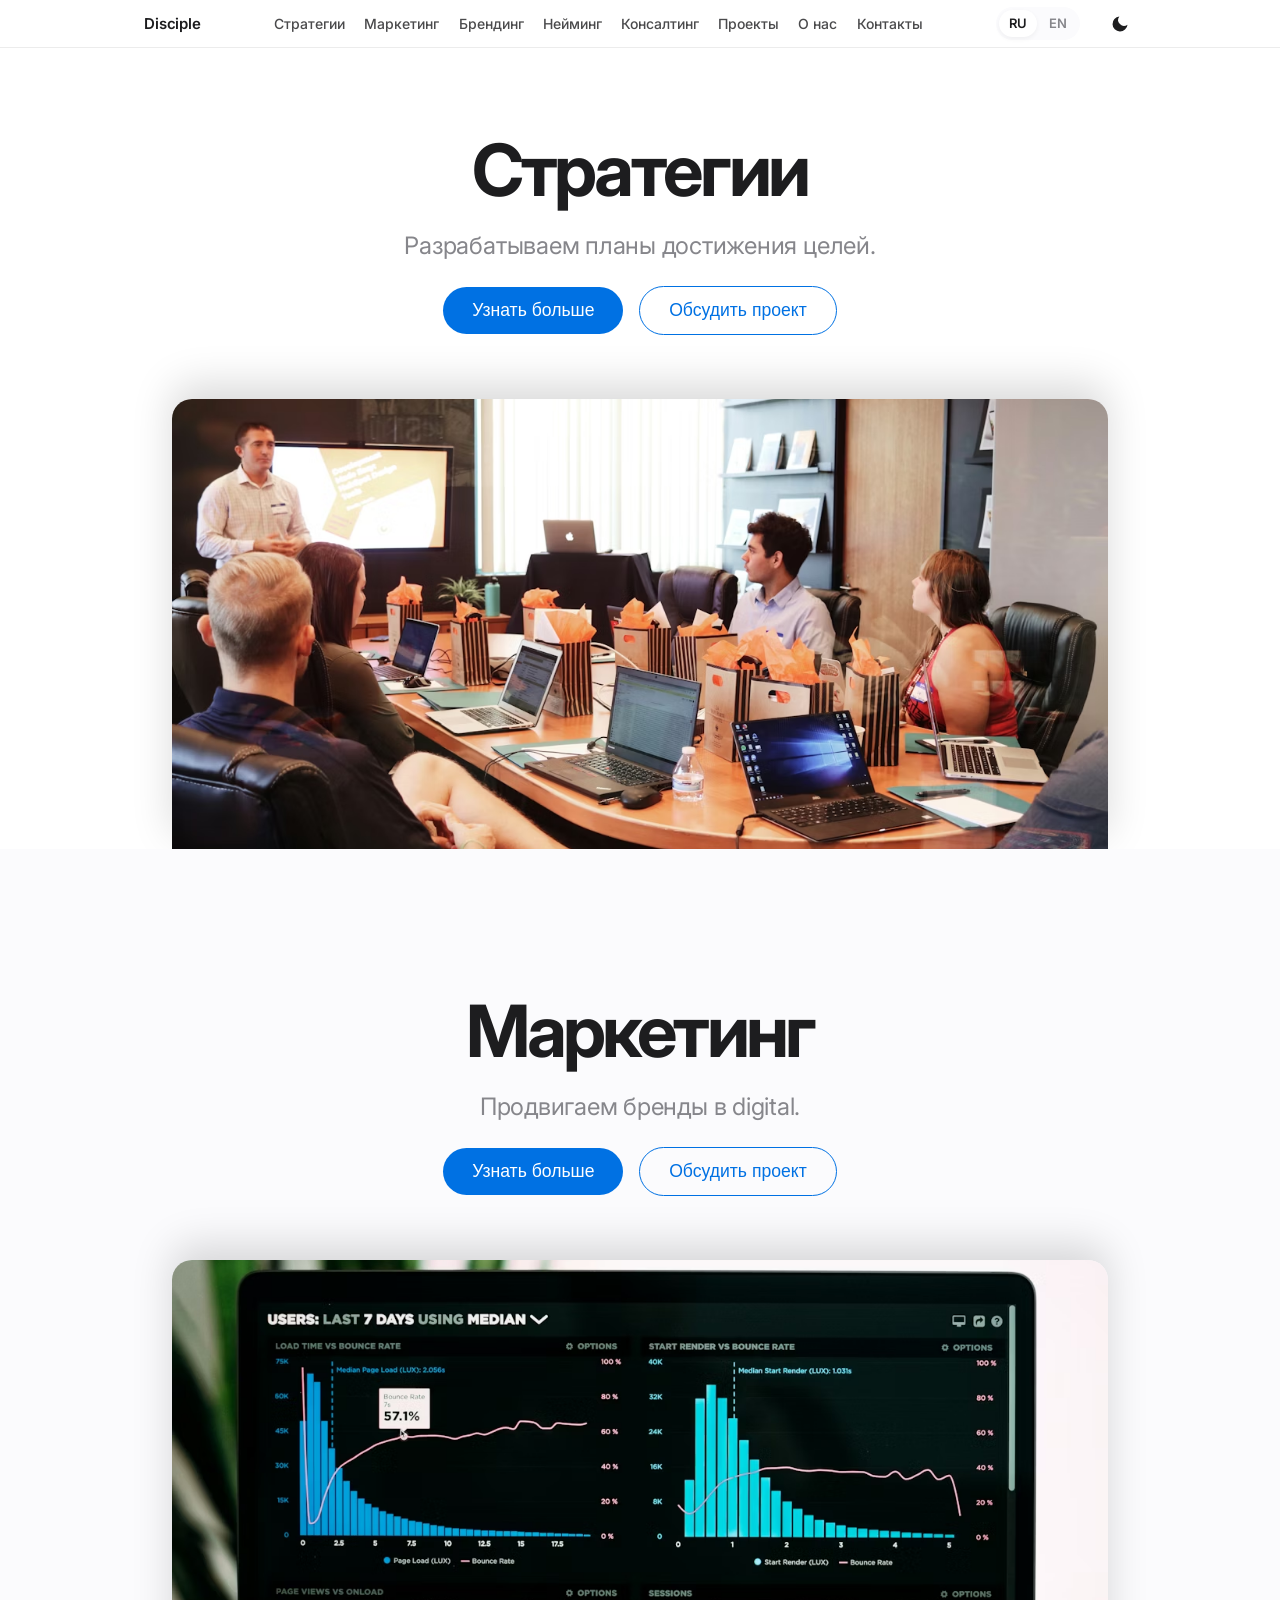
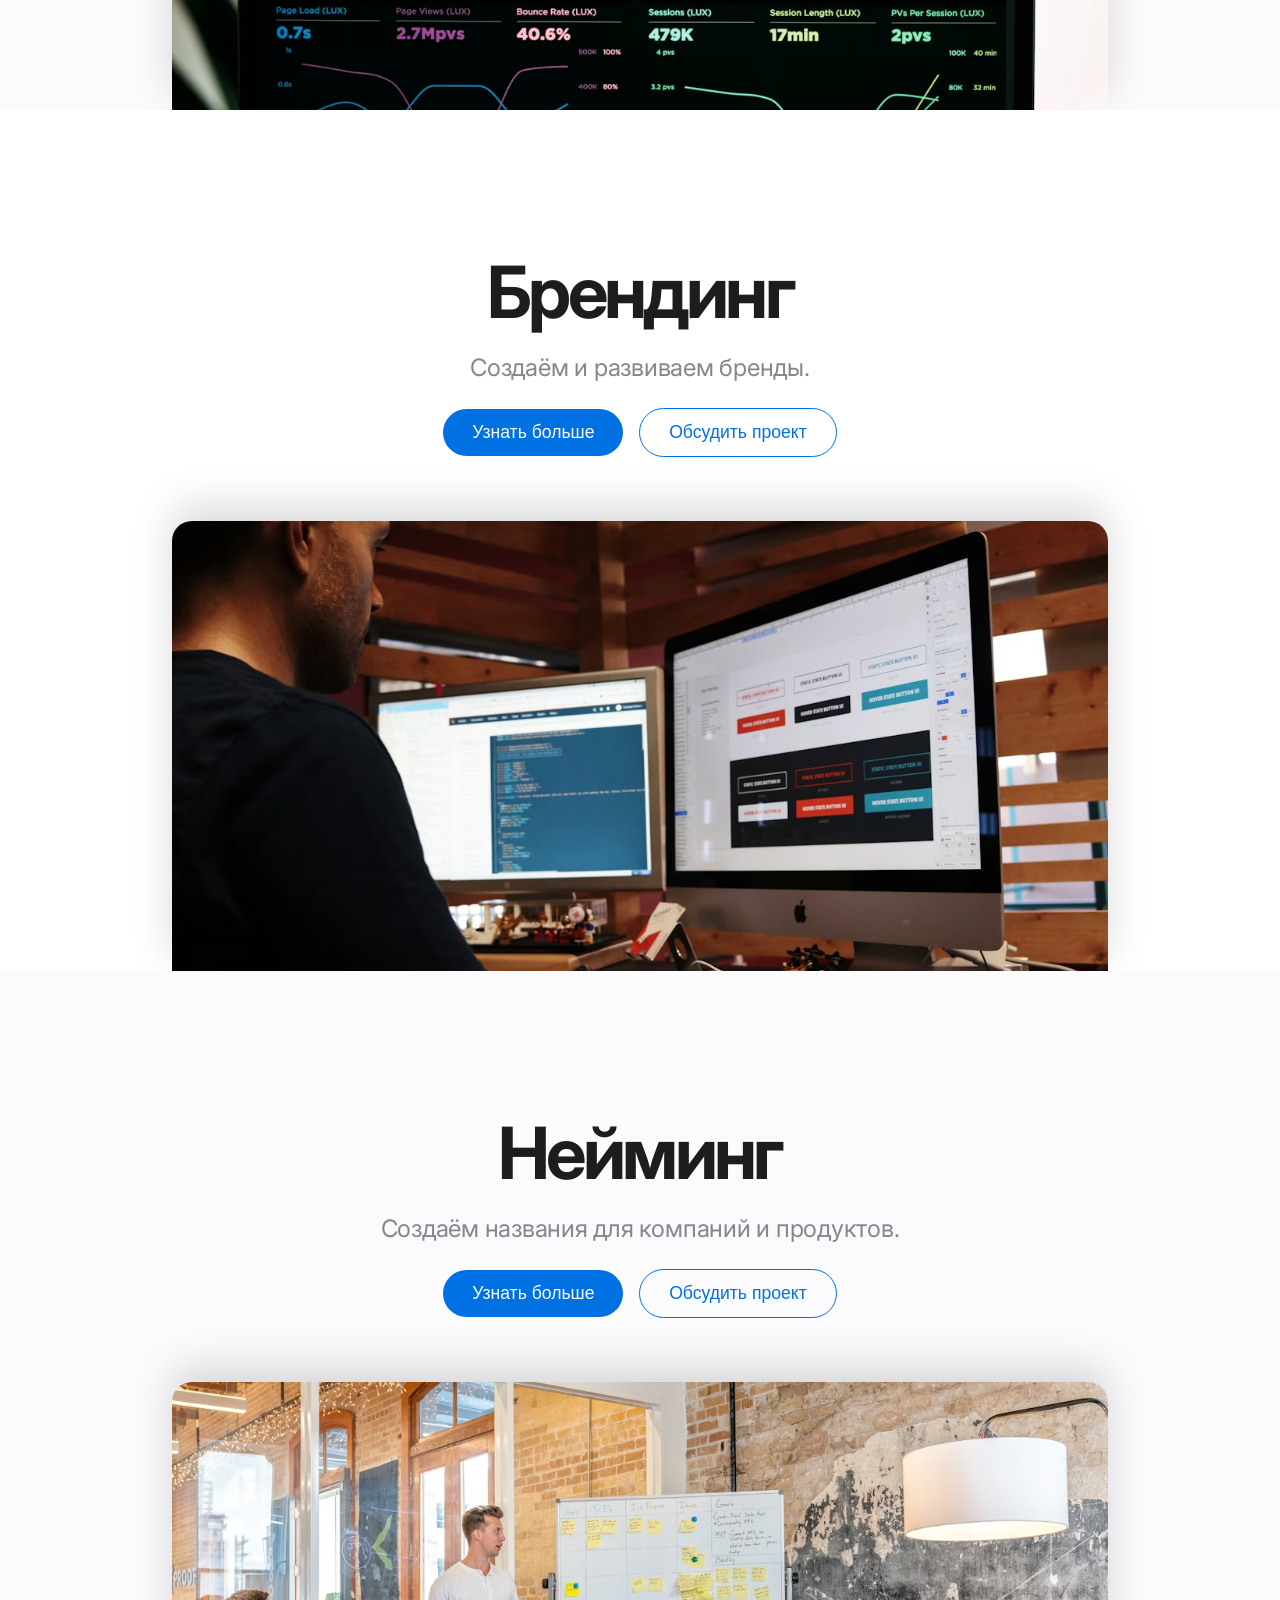
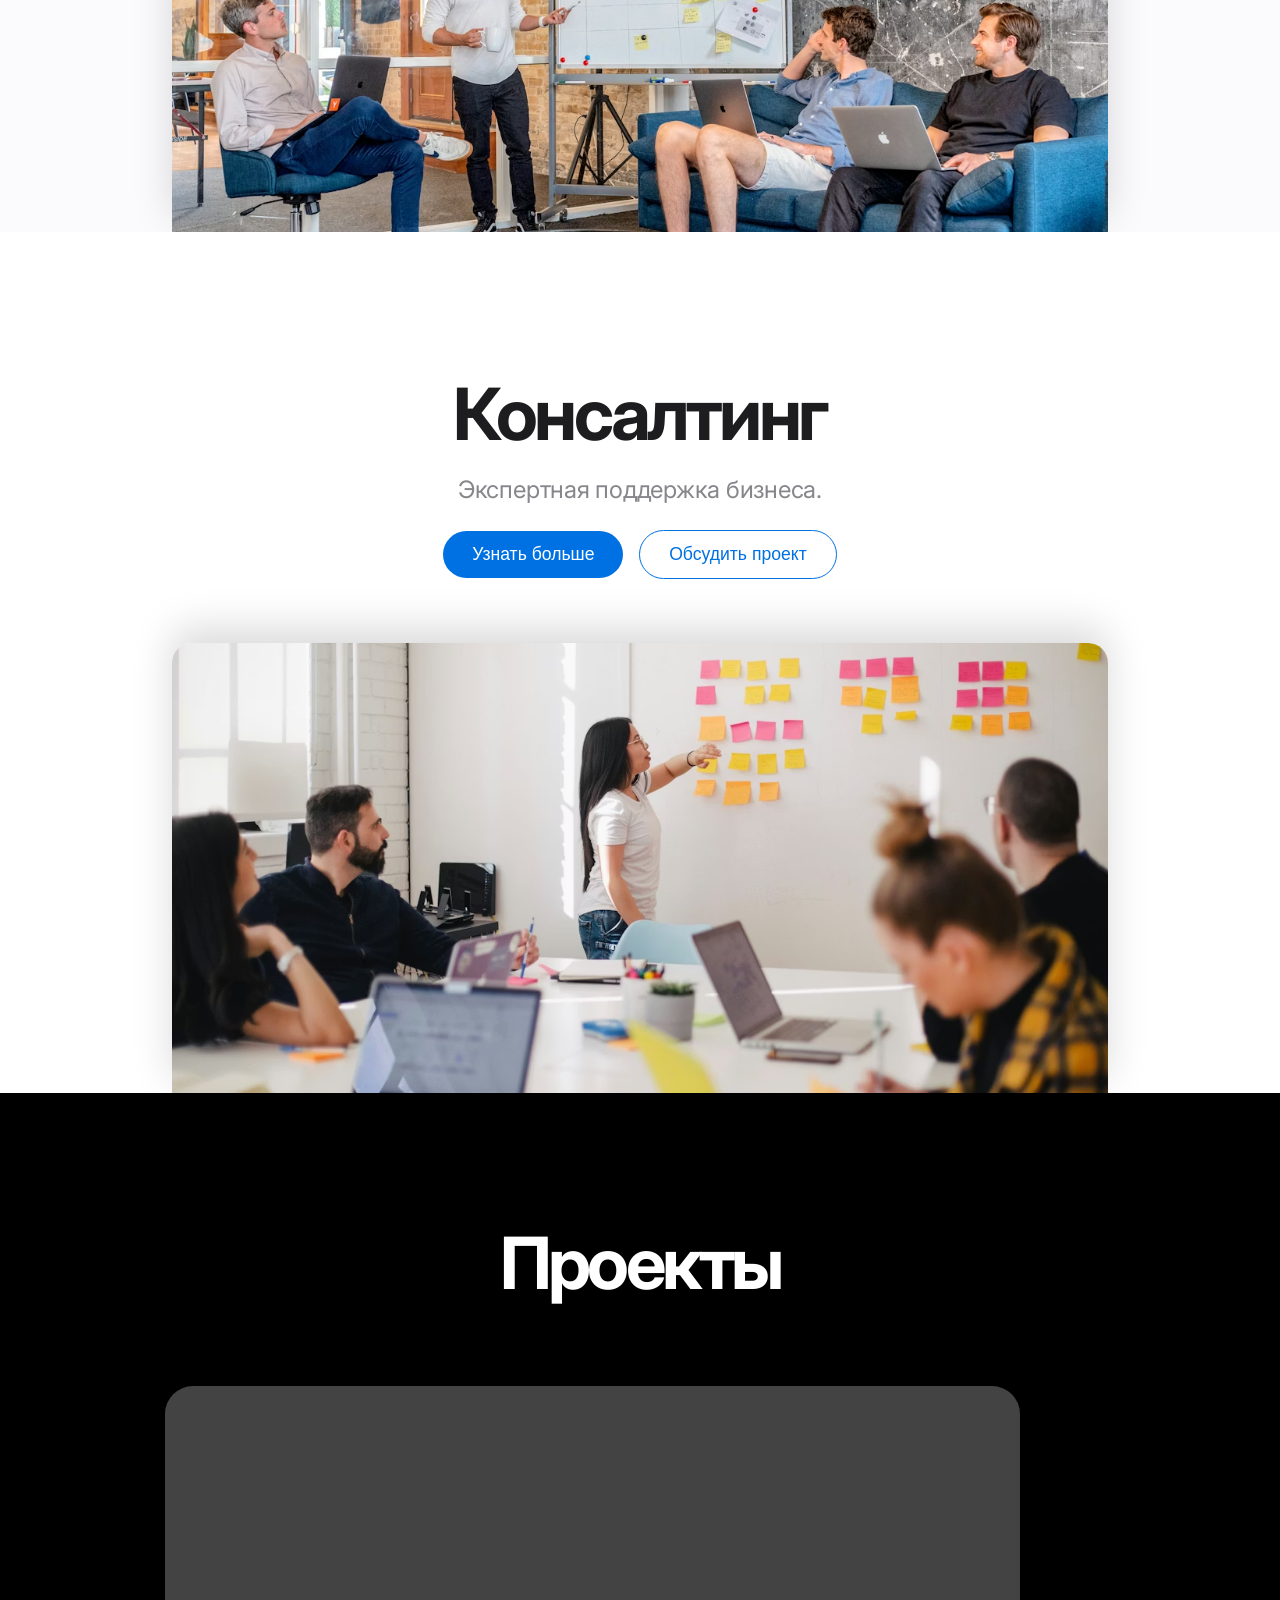
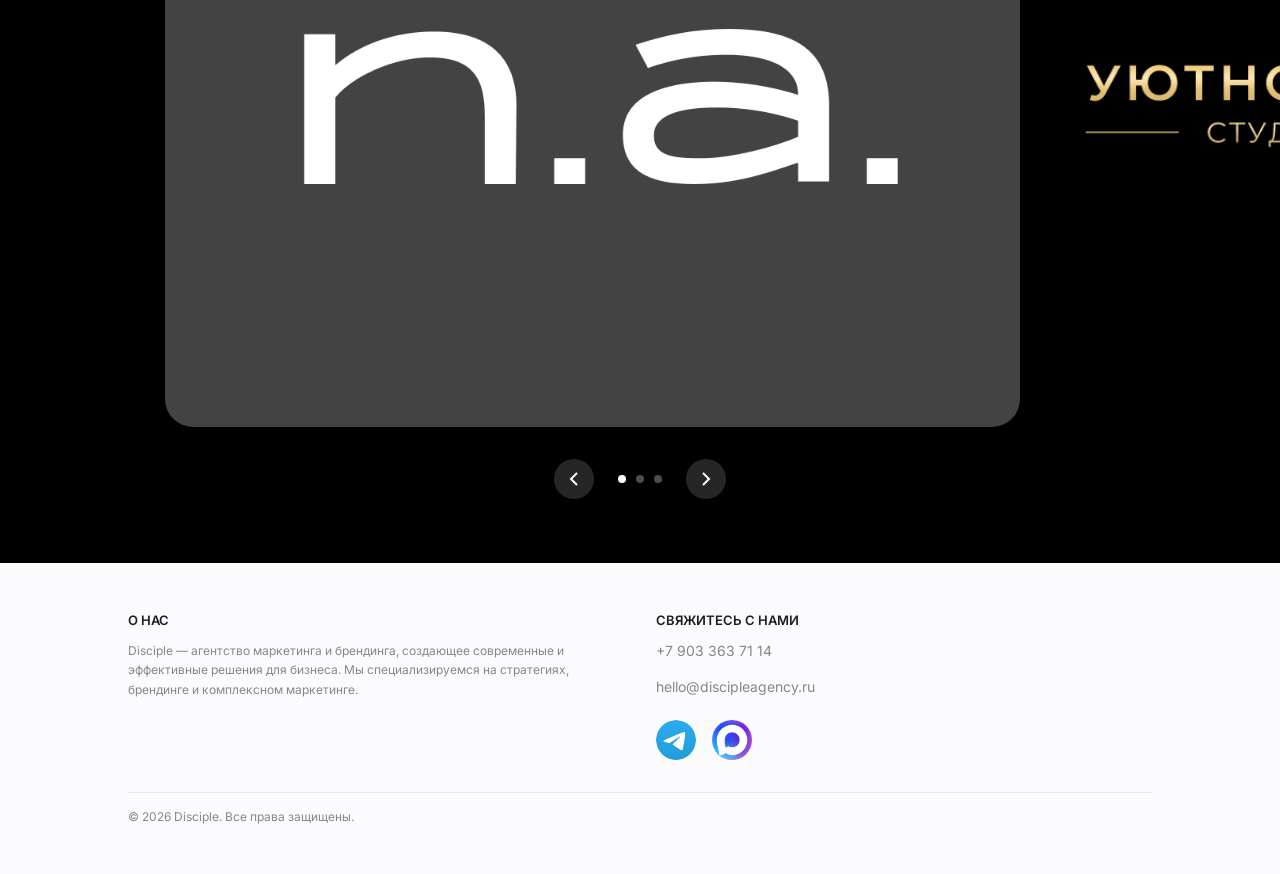
<file: index.html>
<!DOCTYPE html>
<html lang="ru">
<head>
    <meta charset="UTF-8">
    <meta name="viewport" content="width=device-width, initial-scale=1.0">
    <title>Disciple</title>
    <link rel="stylesheet" href="styles.css">
    <link href="https://fonts.googleapis.com/css2?family=Inter:wght@400;500;600;700&display=swap" rel="stylesheet">
</head>
<body class="fade-in-page">
    <header class="navbar">
        <div class="navbar-container">
            <a href="#" class="logo">Disciple</a>
            <nav class="nav-links">
                <a href="#strategies">Стратегии</a>
                <a href="#marketing">Маркетинг</a>
                <a href="#branding">Брендинг</a>
                <a href="#naming">Нейминг</a>
                <a href="#consulting">Консалтинг</a>
                <a href="#projects">Проекты</a>
                <a href="#" onclick="event.preventDefault(); openModal('about-modal')">О нас</a>
                <a href="#contact">Контакты</a>
            </nav>
            <div class="header-controls">
                <div class="lang-switch">
                    <a href="index.html" class="active">RU</a>
                    <a href="index-en.html">EN</a>
                </div>
                <button class="theme-toggle" id="themeToggle" aria-label="Переключить тему">
                    <svg class="moon-icon" width="20" height="20" viewBox="0 0 24 24" fill="currentColor"><path d="M21 12.79A9 9 0 1 1 11.21 3 7 7 0 0 0 21 12.79z"></path></svg>
                    <svg class="sun-icon" width="20" height="20" viewBox="0 0 24 24" fill="none" stroke="currentColor" stroke-width="2"><circle cx="12" cy="12" r="5"></circle><line x1="12" y1="1" x2="12" y2="3"></line><line x1="12" y1="21" x2="12" y2="23"></line><line x1="4.22" y1="4.22" x2="5.64" y2="5.64"></line><line x1="18.36" y1="18.36" x2="19.78" y2="19.78"></line><line x1="1" y1="12" x2="3" y2="12"></line><line x1="21" y1="12" x2="23" y2="12"></line><line x1="4.22" y1="19.78" x2="5.64" y2="18.36"></line><line x1="18.36" y1="5.64" x2="19.78" y2="4.22"></line></svg>
                </button>
                <div class="menu-toggle">
                    <span></span><span></span><span></span>
                </div>
            </div>
        </div>
    </header>

    <main class="fade-in-content">
        <!-- СТРАТЕГИИ (Interactive) -->
        <section id="strategies" class="apple-section interactive-section" onclick="openModal('strategies-modal')">
            <div class="section-hero">
                <h2>Стратегии</h2>
                <p>Разрабатываем планы достижения целей.</p>
                <div class="action-buttons">
                    <button class="btn btn-primary" onclick="event.stopPropagation(); openModal('strategies-modal')">Узнать больше</button>
                    <button class="btn btn-secondary" onclick="event.stopPropagation(); openContactForm('Стратегии')">Обсудить проект</button>
                </div>
            </div>
            <div class="section-cover">
                <img src="./public/images/pic1.png" alt="Стратегии">
            </div>
        </section>

        <!-- МАРКЕТИНГ (Interactive) -->
        <section id="marketing" class="apple-section interactive-section gray-bg" onclick="openModal('marketing-modal')">
            <div class="section-hero">
                <h2>Маркетинг</h2>
                <p>Продвигаем бренды в digital.</p>
                <div class="action-buttons">
                    <button class="btn btn-primary" onclick="event.stopPropagation(); openModal('marketing-modal')">Узнать больше</button>
                    <button class="btn btn-secondary" onclick="event.stopPropagation(); openContactForm('Маркетинг')">Обсудить проект</button>
                </div>
            </div>
            <div class="section-cover">
                <img src="./public/images/pic2.png" alt="Маркетинг">
            </div>
        </section>

        <!-- БРЕНДИНГ (Static) -->
        <section id="branding" class="apple-section static-section">
            <div class="section-hero">
                <h2>Брендинг</h2>
                <p>Создаём и развиваем бренды.</p>
                <div class="action-buttons">
                    <button class="btn btn-primary" onclick="event.stopPropagation(); openModal('branding-modal')">Узнать больше</button>
                    <button class="btn btn-secondary" onclick="event.stopPropagation(); openContactForm('Брендинг')">Обсудить проект</button>
                </div>
            </div>
            <div class="section-cover">
                <img src="./public/images/pic3.png" alt="Брендинг">
            </div>
        </section>

        <!-- НЕЙМИНГ (Static) -->
        <section id="naming" class="apple-section static-section gray-bg">
            <div class="section-hero">
                <h2>Нейминг</h2>
                <p>Создаём названия для компаний и продуктов.</p>
                <div class="action-buttons">
                    <button class="btn btn-primary" onclick="event.stopPropagation(); openModal('naming-modal')">Узнать больше</button>
                    <button class="btn btn-secondary" onclick="event.stopPropagation(); openContactForm('Нейминг')">Обсудить проект</button>
                </div>
            </div>
            <div class="section-cover">
                <img src="./public/images/pic4.png" alt="Нейминг">
            </div>
        </section>

        <!-- КОНСАЛТИНГ (Static) -->
        <section id="consulting" class="apple-section static-section" style="border-bottom: none;">
            <div class="section-hero">
                <h2>Консалтинг</h2>
                <p>Экспертная поддержка бизнеса.</p>
                <div class="action-buttons">
                    <button class="btn btn-primary" onclick="event.stopPropagation(); openModal('consulting-modal')">Узнать больше</button>
                    <button class="btn btn-secondary" onclick="event.stopPropagation(); openContactForm('Консалтинг')">Обсудить проект</button>
                </div>
            </div>
            <div class="section-cover">
                <img src="./public/images/pic5.png" alt="Консалтинг">
            </div>
        </section>

        <!-- ПРОЕКТЫ (Carousel) Inverted Black Block -->
        <section id="projects" class="apple-section carousel-section bg-black">
             <div class="section-hero compact">
                <h2>Проекты</h2>
             </div>
             <div class="carousel-container">
                 <div class="carousel-track" id="projects-carousel">
                     <div class="carousel-slide interactive-slide" onclick="openModal('project1-modal')">
                         <img src="./public/images/логонатан.png" alt="Nathan Anderson" class="carousel-img">
                     </div>
                     <div class="carousel-slide interactive-slide" onclick="openModal('project3-modal')">
                         <img src="./public/images/логоуютное.jpg" alt="УЮТНОЕ ПРОСТРАНСТВО" class="carousel-img">
                     </div>
                     <div class="carousel-slide interactive-slide" onclick="openModal('project2-modal')">
                         <img src="./public/images/логоколяокна.png" alt="КОЛЯ ОКНА" class="carousel-img">
                     </div>
                 </div>
                 
                 <div class="carousel-controls">
                     <button class="carousel-btn prev" aria-label="Previous">
                         <svg width="24" height="24" viewBox="0 0 24 24" fill="none" stroke="currentColor" stroke-width="2"><path d="M15 18l-6-6 6-6"/></svg>
                     </button>
                     <div class="carousel-dots">
                        <span class="dot active"></span>
                        <span class="dot"></span>
                        <span class="dot"></span>
                     </div>
                     <button class="carousel-btn next" aria-label="Next">
                        <svg width="24" height="24" viewBox="0 0 24 24" fill="none" stroke="currentColor" stroke-width="2"><path d="M9 18l6-6-6-6"/></svg>
                     </button>
                 </div>
             </div>
        </section>
    </main>

    <!-- FOOTER -->
    <footer id="contact" class="apple-footer">
        <div class="footer-content">
            <div id="about" class="footer-col">
                <h4 data-i18n="footer.about_title">О НАС</h4>
                <p data-i18n="footer.about_text">Disciple — агентство маркетинга и брендинга, создающее современные и эффективные решения для бизнеса. Мы специализируемся на стратегиях, брендинге и комплексном маркетинге.</p>
            </div>
            <div id="social" class="footer-col" style="text-align: left;">
                <h4 data-i18n="footer.contact_title">СВЯЖИТЕСЬ С НАМИ</h4>
                <div class="social-links" style="justify-content: flex-start; align-items: flex-start; display: flex; flex-direction: column; gap: 1rem;">
                    <a href="tel:+79033637114" class="phone-link">+7 903 363 71 14</a>
                    <a href="mailto:hello@discipleagency.ru">hello@discipleagency.ru</a>
                    <div style="display: flex; gap: 1rem; align-items: center; margin-top: 0.5rem;" class="footer-icons">
                        <a href="https://t.me/natan_anderson" target="_blank" aria-label="Telegram" class="social-icon" style="display:flex; justify-content:center; align-items:center; transition:transform 0.3s; width:40px; height:40px; overflow:hidden; border-radius:50%;"><img src="./public/images/tg.png" alt="Telegram" style="width:100%; height:100%; object-fit:contain;"></a>
                        <a href="https://max.ru/u/f9LHodD0cOK2ohU6UWMUIdOQGYH06No6xibVzCJrrPnC4aJIppUf8dnTX9w" target="_blank" aria-label="MAKS" class="social-icon" style="display:flex; justify-content:center; align-items:center; transition:transform 0.3s; width:40px; height:40px; overflow:hidden; border-radius:50%;"><img src="./public/images/max.png" alt="MAX" style="width:100%; height:100%; object-fit:contain;"></a>
                    </div>
                </div>
            </div>
        </div>
        <div class="footer-bottom">
            <p data-i18n="footer.copyright">&copy; 2026 Disciple. Все права защищены.</p>
        </div>
    </footer>

    <!-- НОВЫЕ СТРАНИЦЫ (Модальные окна) -->
    
    <!-- Модалка Стратегии -->
    <div id="strategies-modal" class="fullscreen-modal">
        <button class="modal-close" onclick="closeModal('strategies-modal')">
            <svg width="20" height="20" viewBox="0 0 24 24" fill="none" stroke="currentColor" stroke-width="2.5"><path d="M15 18l-6-6 6-6"/></svg>
            Назад
        </button>
        <div class="modal-content">
            <h2 class="modal-title">Стратегии</h2>
            <div class="grid-3">
                <div class="product-col">
                    <img src="./public/images/pic1.1.png" alt="Корпоративная стратегия" class="prod-img">
                    <div class="service-text-wrapper">
                        <h3>КОРПОРАТИВНАЯ СТРАТЕГИЯ</h3>
                        <p class="service-text">Корпоративные стратегии — это компас для роста империи: определяют, куда движется компания в целом, объединяя все направления в единую мощную траекторию. Мы фокусируемся на диверсификации рынков, слияниях и глобальном лидерстве, чтобы ваш бизнес не просто выживал, а доминировал.</p>
                        <p class="service-text">С нашей экспертизой вы получите roadmap для масштабирования, где каждый шаг усиливает бренд и капитал.</p>
                    </div>
                </div>
                <div class="product-col">
                    <img src="./public/images/pic1.2.png" alt="Бизнес стратегия" class="prod-img">
                    <div class="service-text-wrapper">
                        <h3>БИЗНЕС СТРАТЕГИЯ</h3>
                        <p class="service-text">Бизнес-стратегии — сердце конкурентного преимущества: они превращают вызовы рынка в возможности для прорыва. Мы разрабатываем тактики для конкретных направлений — от дифференциации продуктов до лидерства по издержкам, обеспечивая устойчивый рост и лояльность клиентов. Ваш бизнес станет agile-машиной, готовой к трендам.</p>
                    </div>
                </div>
                <div class="product-col">
                    <img src="./public/images/pic1.3.png" alt="Функциональная стратегия" class="prod-img">
                    <div class="service-text-wrapper">
                        <h3>ФУНКЦИОНАЛЬНАЯ СТРАТЕГИЯ</h3>
                        <p class="service-text">Функциональные стратегии — это точечные удары по эффективности: маркетинг, финансы, HR и производство работают как слаженный механизм. Мы оптимизируем каждый блок под общую цель — от KPI по продажам до инноваций в цепочке поставок, минимизируя риски и максимизируя ROI.</p>
                        <p class="service-text">Результат: компания, где все на своих местах, а стратегия — на шаг впереди.</p>
                    </div>
                </div>
            </div>
        </div>
    </div>

    <!-- Модалка Маркетинг -->
    <div id="marketing-modal" class="fullscreen-modal gray-bg">
        <button class="modal-close btn-modal-back" onclick="closeModal('marketing-modal')">
            <svg width="20" height="20" viewBox="0 0 24 24" fill="none" stroke="currentColor" stroke-width="2.5"><path d="M15 18l-6-6 6-6"/></svg>
            Назад
        </button>
        <div class="modal-content">
            <h2 class="modal-title">Маркетинг</h2>
            <div class="grid-3">
                <div class="product-col">
                    <img src="./public/images/pic2.2.png" alt="Диджитал Маркетинг" class="prod-img">
                    <div class="service-text-wrapper">
                        <h3>ДИДЖИТАЛ МАРКЕТИНГ</h3>
                        <p class="service-text">Наша команда не только продвигает ваш бренд в интернете, но и создаёт для вас уникальные веб-решения: будь то интернет-магазины с удобным интерфейсом, одностраничные рекламные сайты, которые зацепят клиента с первого взгляда, или корпоративные сайты, отражающие индивидуальность вашего бизнеса.</p>
                    </div>
                </div>
                <div class="product-col">
                    <img src="./public/images/pic2.3.png" alt="SEO" class="prod-img">
                    <div class="service-text-wrapper">
                        <h3>SEO</h3>
                        <p class="service-text">Помогаем вашим сайтам подниматься в топ поисковых систем от подбора ключевых слов до креативной стратегии контента и бесшовной технической оптимизации.</p>
                    </div>
                </div>
                <div class="product-col">
                    <img src="./public/images/pic2.4.png" alt="SMM" class="prod-img">
                    <div class="service-text-wrapper">
                        <h3>SMM</h3>
                        <p class="service-text">Создаем SMM присутствие для вашего бренда в ключевых русскоязычных платформах от VK и Telegram до Яндекс Дзен. Осуществляем полный цикл от нуля до ежедневного роста аудитории и конверсий.</p>
                        <p class="service-text"><b>Разработка VK-страницы</b> уникальный дизайн, контент-план, автоматизация постинга и вовлечение сообщества.</p>
                        <p class="service-text"><b>Ведение Telegram-канала</b> создание контента под вашу ЦА, рассылки, опросы, интеграция с ботами.</p>
                        <p class="service-text"><b>Создание чат-ботов</b> умные чат-боты для Telegram и VK, поддержка 24/7, автоматический сбор лидов.</p>
                        <p class="service-text"><b>Оформление и ведение Дзена</b> нативный контент с SEO, наращивание просмотров и постоянный трафик на сайт.</p>
                    </div>
                </div>
            </div>
        </div>
    </div>

    <!-- Модалка О НАС -->
    <div id="about-modal" class="fullscreen-modal gray-bg">
        <button class="modal-close btn-modal-back" onclick="closeModal('about-modal')">
            <svg width="20" height="20" viewBox="0 0 24 24" fill="none" stroke="currentColor" stroke-width="2.5"><path d="M15 18l-6-6 6-6"/></svg>
            Назад
        </button>
        <div class="modal-content">
            <h2 class="modal-title">О нас</h2>
            <div class="split-content max-w-1000 mx-auto grid-2">
                <div class="text-block">
                    <p class="desc-text text-left" style="font-size: 1.35rem; line-height: 1.7;">Disciple — агентство маркетинга и брендинга, создающее современные и эффективные решения для бизнеса. Мы специализируемся на стратегиях, брендинге и комплексном маркетинге, обеспечивая вашему бренду тотальное доминирование на рынке.</p>
                </div>
                <div class="image-block achiev-card">
                    <div class="diploma-grid">
                        <img src="./public/images/svid.png" alt="Свидетельство 1" class="achiev-img br-20" style="width: 100%;">
                        <img src="./public/images/svid2.jpg" alt="Свидетельство 2" class="achiev-img br-20" style="width: 100%;">
                    </div>
                </div>
            </div>
        </div>
    </div>

    <!-- Модалка Брендинг -->
    <div id="branding-modal" class="fullscreen-modal">
        <button class="modal-close btn-modal-back" onclick="closeModal('branding-modal')">
            <svg width="20" height="20" viewBox="0 0 24 24" fill="none" stroke="currentColor" stroke-width="2.5"><path d="M15 18l-6-6 6-6"/></svg>
            Назад
        </button>
        <div class="modal-content">
            <h2 class="modal-title">Брендинг</h2>
            <div class="split-content max-w-1000 mx-auto grid-2">
                <div class="text-block">
                    <p class="desc-text text-left" style="font-size: 1.35rem; line-height: 1.7;">Сильный бренд — это эмоции и доверие, которые превращают зрителей в постоянных клиентов.<br><br>Мы берём вашу идею и делаем из неё узнаваемый бренд: анализируем аудиторию, создаём уникальный стиль и позиционирование.</p>
                </div>
                <div class="image-block achiev-card">
                    <img src="./public/images/pic3.png" alt="Брендинг" class="achiev-img br-20" style="object-fit: cover; max-height: 400px; width: 100%;">
                </div>
            </div>
        </div>
    </div>

    <!-- Модалка Нейминг -->
    <div id="naming-modal" class="fullscreen-modal gray-bg">
        <button class="modal-close btn-modal-back" onclick="closeModal('naming-modal')">
            <svg width="20" height="20" viewBox="0 0 24 24" fill="none" stroke="currentColor" stroke-width="2.5"><path d="M15 18l-6-6 6-6"/></svg>
            Назад
        </button>
        <div class="modal-content">
            <h2 class="modal-title">Нейминг</h2>
            <div class="split-content max-w-1000 mx-auto grid-2">
                <div class="text-block">
                    <p class="desc-text text-left" style="font-size: 1.35rem; line-height: 1.7;">Создаём названия как ювелирное изделие: из глубокого анализа, творческого креатива и тестирования гипотез рождается имя, которое будет безотказно работать на ваш бизнес десятилетиями.</p>
                </div>
                <div class="image-block achiev-card">
                    <img src="./public/images/pic4.png" alt="Нейминг" class="achiev-img br-20" style="object-fit: cover; max-height: 400px; width: 100%;">
                </div>
            </div>
        </div>
    </div>

    <!-- Модалка Консалтинг -->
    <div id="consulting-modal" class="fullscreen-modal">
        <button class="modal-close btn-modal-back" onclick="closeModal('consulting-modal')">
            <svg width="20" height="20" viewBox="0 0 24 24" fill="none" stroke="currentColor" stroke-width="2.5"><path d="M15 18l-6-6 6-6"/></svg>
            Назад
        </button>
        <div class="modal-content">
            <h2 class="modal-title">Консалтинг</h2>
            <div class="split-content max-w-1000 mx-auto grid-2">
                <div class="text-block">
                    <p class="desc-text text-left" style="font-size: 1.35rem; line-height: 1.7;">Проводим квалифицированную консультацию по маркетингу и за 60 минут разбираем Вашу ситуацию в реальном времени.<br><br>Результат: 3-5 конкретных тактических шагов для мгновенного роста и детальный чек-лист на ближайший месяц.</p>
                </div>
                <div class="image-block achiev-card">
                    <img src="./public/images/pic5.png" alt="Консалтинг" class="achiev-img br-20" style="object-fit: cover; max-height: 400px; width: 100%;">
                </div>
            </div>
        </div>
    </div>

    <!-- Модалки Проектов -->
    <div id="project1-modal" class="fullscreen-modal">
        <button class="modal-close" onclick="closeModal('project1-modal')">
            <svg width="20" height="20" viewBox="0 0 24 24" fill="none" stroke="currentColor" stroke-width="2.5"><path d="M15 18l-6-6 6-6"/></svg>
            Проекты
        </button>
        <div class="modal-content">
            <h2 class="modal-title">Интернет-магазин премиальной женской спортивной одежды</h2>
            <div class="project-details">
                <img src="./public/images/логонатан.png" alt="Nathan Anderson" class="project-hero-img">
                <div class="case-study-body">
                  
                   <h3>Краткая история</h3>
                   <p>Перед нами стояла задача создать с нуля бренд женской спортивной одежды, который будет ассоциироваться с элегантностью, эстетикой и премиальным качеством. Мы разработали концепцию бренда, спроектировали дизайн самой одежды, подобрали цветовую палитру и запустили полноценный интернет-магазин с интеграцией в соцсети.</p>
                   
                   <div class="grid-2">
                       <img src="./public/images/na1.png" alt="Дизайн N.A. 1" class="project-img vertical-img">
                       <img src="./public/images/na2.jpg" alt="Дизайн N.A. 2" class="project-img vertical-img">
                       <img src="./public/images/na3.png" alt="Дизайн N.A. 3" class="project-img vertical-img">
                       <img src="./public/images/na4.png" alt="Дизайн N.A. 4" class="project-img vertical-img">
                   </div>
                   
                   <h3>Что мы сделали</h3>
                   <p><strong>Нейминг:</strong> Разработали звучное и стильное название бренда — «натан андерсон» (Nathan Anderson), а также авторские названия для каждой линейки (Спортивные костюмы: "Классика", "Палаццо", "Инсерто", "Пьега", платье "Лунго", "Корто", "Сальдо").</p>
                   <p><strong>Брендинг и Упаковка соцсетей:</strong> Сформировали уникальное позиционирование — «Одежда с тихой роскошью». Полностью создали и оформили страницу ВКонтакте (визуальный стиль, цвета, дизайн).</p>
                   <p><strong>Стратегия и Консалтинг:</strong> Выстроили продуктовую матрицу (от базовых футболок до премиальных костюмов).</p>
                   <p><strong>Маркетинг:</strong> Создали интернет-магазин с продуманным UI/UX, внедрили систему быстрых заказов, промокодов и связали сайт с соцсетями.</p>
                   
                   <h3>Результаты</h3>
                   <p>Бренд успешно функционирует и продает коллекции по всей РФ. Создана узнаваемая торговая марка с лояльной аудиторией и стильным представительством.</p>

                   <div style="margin-top: 3rem; text-align: left;">
                       <a href="https://nathananderson.ru/" target="_blank" class="btn btn-primary" style="display: inline-block;">Перейти на сайт</a>
                   </div>
                </div>
            </div>
        </div>
    </div>

    <div id="project2-modal" class="fullscreen-modal gray-bg">
        <button class="modal-close" onclick="closeModal('project2-modal')">
            <svg width="20" height="20" viewBox="0 0 24 24" fill="none" stroke="currentColor" stroke-width="2.5"><path d="M15 18l-6-6 6-6"/></svg>
            Проекты
        </button>
        <div class="modal-content">
            <h2 class="modal-title">Салон окон и дверей</h2>
            <div class="project-details">
                <img src="./public/images/логоколяокна.png" alt="КОЛЯ ОКНА" class="project-hero-img">
                <div class="case-study-body">
                  
                   <h3>Краткая история</h3>
                   <p>Строительная ниша перегрета, и выделиться в ней сложно. Заказчику требовалось понятное, человечное лицо бизнеса. Коля окна - мы придумали нейминг "Koly Fenster" и зарегистрировали бренд. Бренд переводится с немецкого как "Коля Окна". Мы взяли на себя всё: от разработки имени до упаковки каталога, лидогенерации и создания фирменного сообщества в соцсетях.</p>
                   
                   <div class="grid-2">
                       <img src="./public/images/kol1.png" alt="Коля Окна Работы 1" class="project-img">
                       <img src="./public/images/kol2.png" alt="Коля Окна Работы 2" class="project-img">
                       <img src="./public/images/kol3.jpg" alt="Коля Окна Работы 3" class="project-img">
                       <img src="./public/images/kol4.png" alt="Коля Окна Работы 4" class="project-img">
                   </div>
                   
                   <h3>Что мы сделали</h3>
                   <p><strong>Нейминг:</strong> Придумали дружелюбное и запоминающееся название «Коля Окна», которое сокращает дистанцию с клиентом.</p>
                   <p><strong>Брендинг и SMM-дизайн:</strong> Упаковали визуальный стиль сайта для технически сложных продуктов. Отрисовали страницу ВКонтакте, превратив ее в удобную витрину работ.</p>
                   <p><strong>Стратегия:</strong> Сегментировали услуги (Окна, Двери, Балконы) и выстроили матрицу цен для охвата разной аудитории.</p>
                   <p><strong>Маркетинг:</strong> Внедрили мощные инструменты лидогенерации — акцент на «бесплатный замер» и быструю консультацию.</p>
                   
                   <h3>Результаты</h3>
                   <p>Бизнес получил «человечное» лицо и стабильный поток заявок на монтаж конструкций через связку «Сайт + полностью упакованная группа ВКонтакте».</p>

                   <div style="margin-top: 3rem; text-align: left;">
                       <a href="https://kolyaokna.ru/" target="_blank" class="btn btn-primary" style="display: inline-block;">Перейти на сайт</a>
                   </div>
                </div>
            </div>
        </div>
    </div>

    <div id="project3-modal" class="fullscreen-modal">
        <button class="modal-close" onclick="closeModal('project3-modal')">
            <svg width="20" height="20" viewBox="0 0 24 24" fill="none" stroke="currentColor" stroke-width="2.5"><path d="M15 18l-6-6 6-6"/></svg>
            Проекты
        </button>
        <div class="modal-content">
            <h2 class="modal-title">Студия дизайна интерьера</h2>
            <div class="project-details">
                <img src="./public/images/логоуютное.jpg" alt="УЮТНОЕ ПРОСТРАНСТВО" class="project-hero-img">
                <div class="case-study-body">
                  
                   <h3>Краткая история</h3>
                   <p>Нашей задачей было создать бренд, который разрушает стереотип о ремонте как о постоянном стрессе. Мы упаковали студию ремонта так, чтобы клиенты понимали: здесь им предлагают надежность, где можно спокойно передать ключи и уехать в отпуск.</p>
                   
                   <div class="grid-2">
                       <img src="./public/images/ui1.png" alt="Интерьер 1" class="project-img">
                       <img src="./public/images/ui2.png" alt="Интерьер 2" class="project-img">
                       <img src="./public/images/ui3.png" alt="Интерьер 3" class="project-img">
                       <img src="./public/images/ui4.jpg" alt="Интерьер 4" class="project-img">
                   </div>
                   
                   <h3>Что мы сделали</h3>
                   <p><strong>Нейминг и Брендинг:</strong> Название «Уютное Пространство» и позиционирование: «Превращаем квартиры в настоящие оазисы». Разработан единый дизайн-код для всех площадок присутствия.</p>
                   <p><strong>Стратегия:</strong> Внедрили в модель убойные гарантии: соблюдение сроков, гарантия 3 года и прозрачная оплата.</p>
                   <p><strong>Маркетинг:</strong> Придумали услугу для снятия возражений — бесплатная круглосуточная трансляция ремонта через видеокамеры на объекте.</p>
                   <p><strong>Копирайтинг:</strong> Создали мощный блок FAQ, написали живые кейсы, работающие на сайте и в VK.</p>
                   
                   <h3>Результаты</h3>
                   <p>Студия позиционируется как надежный эксперт (150+ проектов). Упаковка позволила сформировать лист ожидания из клиентов на 4–6 недель вперед.</p>

                   <div style="margin-top: 3rem; text-align: left;">
                       <a href="https://upinterior.ru/" target="_blank" class="btn btn-primary" style="display: inline-block;">Перейти на сайт</a>
                   </div>
                </div>
            </div>
        </div>
    </div>

    <!-- Форма Обратной Связи -->
    <div id="contact-form-modal" class="fullscreen-modal gray-bg">
        <button class="modal-close" onclick="closeModal('contact-form-modal')">
            <svg width="20" height="20" viewBox="0 0 24 24" fill="none" stroke="currentColor" stroke-width="2.5"><path d="M15 18l-6-6 6-6"/></svg>
            Отмена
        </button>
        <div class="modal-content form-content">
            <h2 class="modal-title">Обсудить проект</h2>
            <p id="form-service-subtitle" class="form-subtitle">Оформление заявки на услугу: <span>Общая</span></p>
            
            <!-- FormSubmit endpoint with target email -->
            <form class="apple-form" action="https://formsubmit.co/natananderson@yandex.ru" method="POST" enctype="multipart/form-data">
                <!-- Anti-spam honeypot -->
                <input type="text" name="_honey" style="display:none">
                <!-- Subject for email -->
                <input type="hidden" name="_subject" value="Новая заявка с сайта Disciple!">
                <!-- Target URL after submission -->
                <input type="hidden" name="_next" value="https://example.com/thanks.html">
                <!-- Disable Captcha optionally -->
                <input type="hidden" name="_captcha" value="false">
                
                <!-- Auto-selected Service -->
                <input type="hidden" name="Услуга" id="hidden-service-input" value="Общая">
                
                <div class="form-group">
                    <input type="text" id="name" name="Имя" required placeholder="Ваше имя">
                </div>
                <div class="form-group">
                    <input type="tel" id="phone" name="Телефон" required placeholder="+7 (999) 000-00-00">
                </div>
                <div class="form-group">
                    <input type="email" id="email" name="Email" required placeholder="example@mail.ru">
                </div>
                <div class="form-group">
                    <label for="attachment" class="file-btn">
                        <svg width="20" height="20" viewBox="0 0 24 24" fill="none" stroke="currentColor" stroke-width="2"><path d="M21.44 11.05l-9.19 9.19a6 6 0 0 1-8.49-8.49l9.19-9.19a4 4 0 0 1 5.66 5.66l-9.2 9.19a2 2 0 0 1-2.83-2.83l8.49-8.48"/></svg>
                        <span id="file-name">Прикрепить файл проекта...</span>
                    </label>
                    <input type="file" id="attachment" name="attachment" accept=".pdf,.doc,.docx,.png,.jpg" style="display:none;" onchange="document.getElementById('file-name').textContent = this.files[0]?.name || 'Прикрепить файл проекта...'">
                </div>
                
                <div class="form-group checkbox-group">
                    <label class="custom-checkbox">
                        <input type="checkbox" name="Согласие_с_политикой" value="Да" required>
                        <span class="checkmark">
                            <svg viewBox="0 0 24 24" fill="none" stroke="currentColor" stroke-width="3"><path d="M20 6L9 17l-5-5"/></svg>
                        </span>
                        <span class="checkbox-text">
                            Я соглашаюсь с 
                            <a href="./public/docs/согласие_на_обработку_андерсон_текстиль_.docx" target="_blank" download>Политикой конфиденциальности</a>.
                        </span>
                    </label>
                </div>
                
                <button type="submit" class="btn btn-primary submit-btn">Обсудить проект</button>
            </form>
        </div>
    </div>

    <script src="script.js"></script>
</body>
</html>
</file>
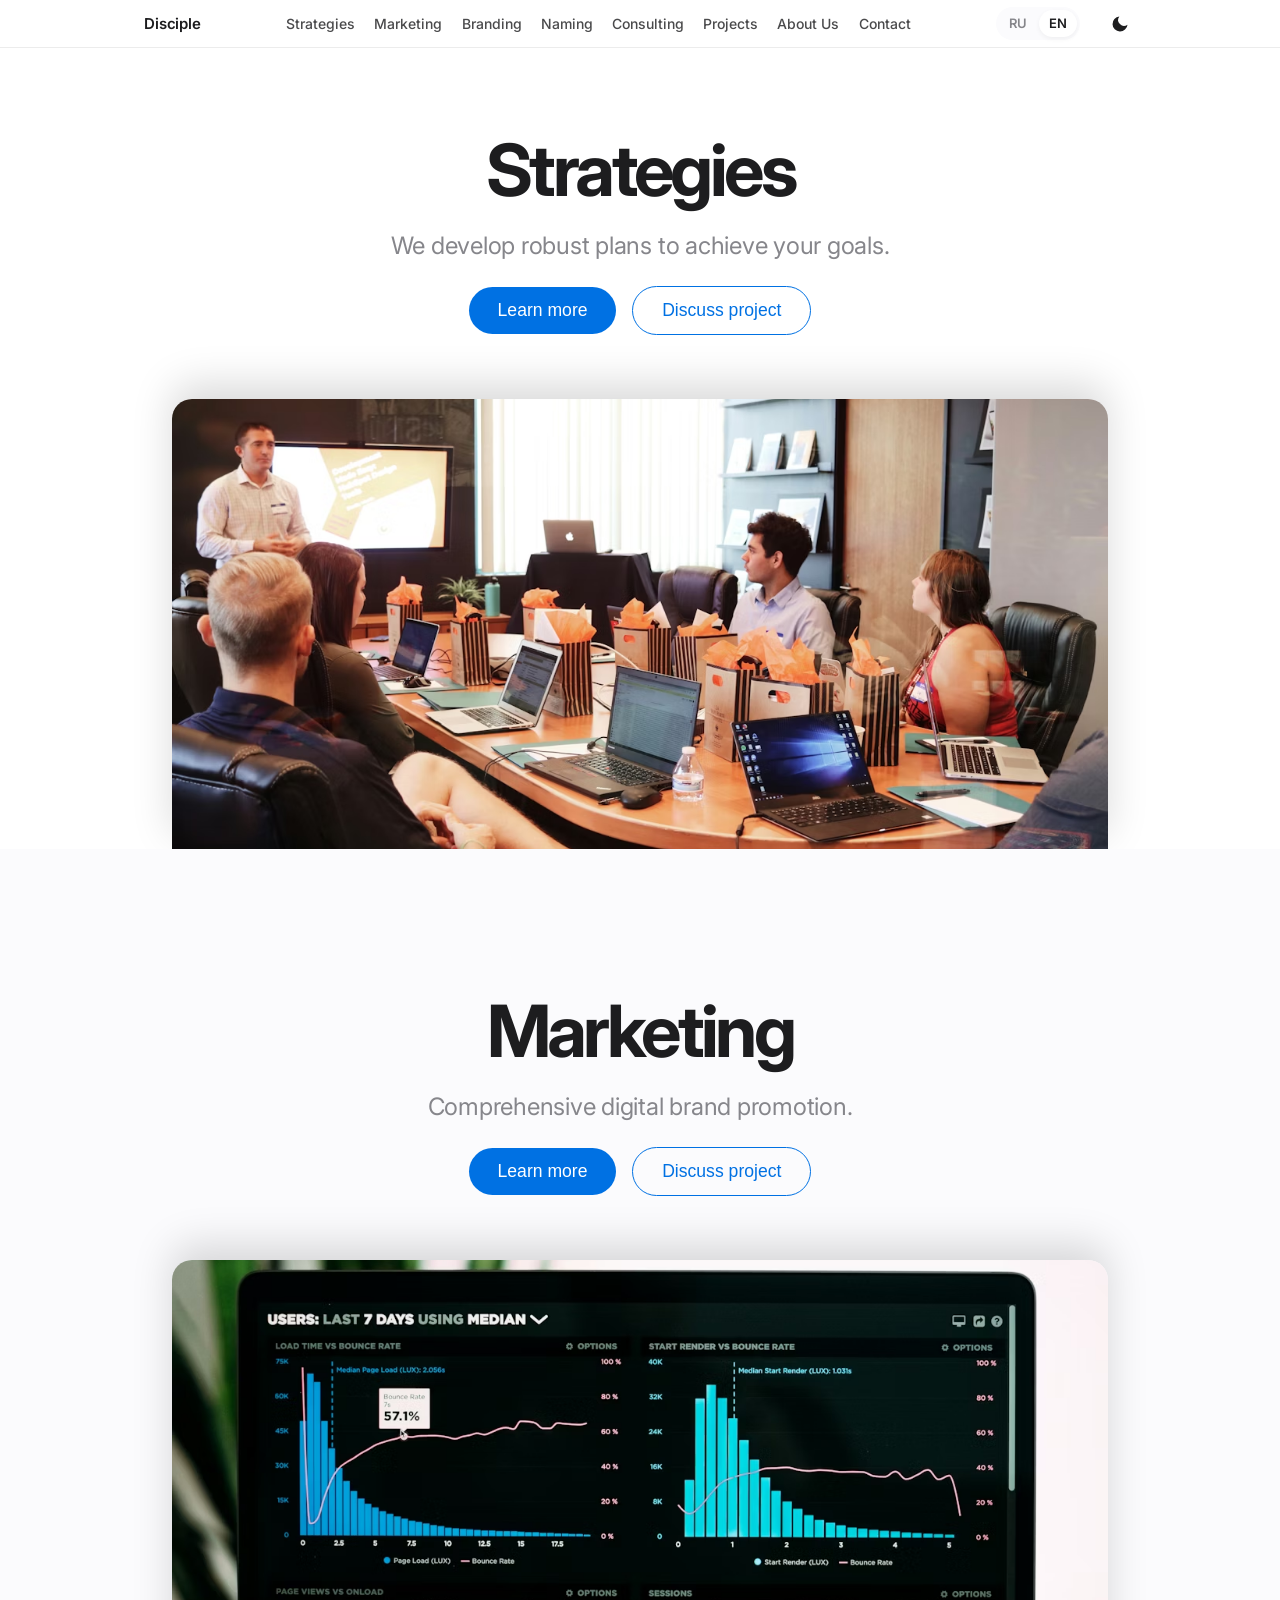
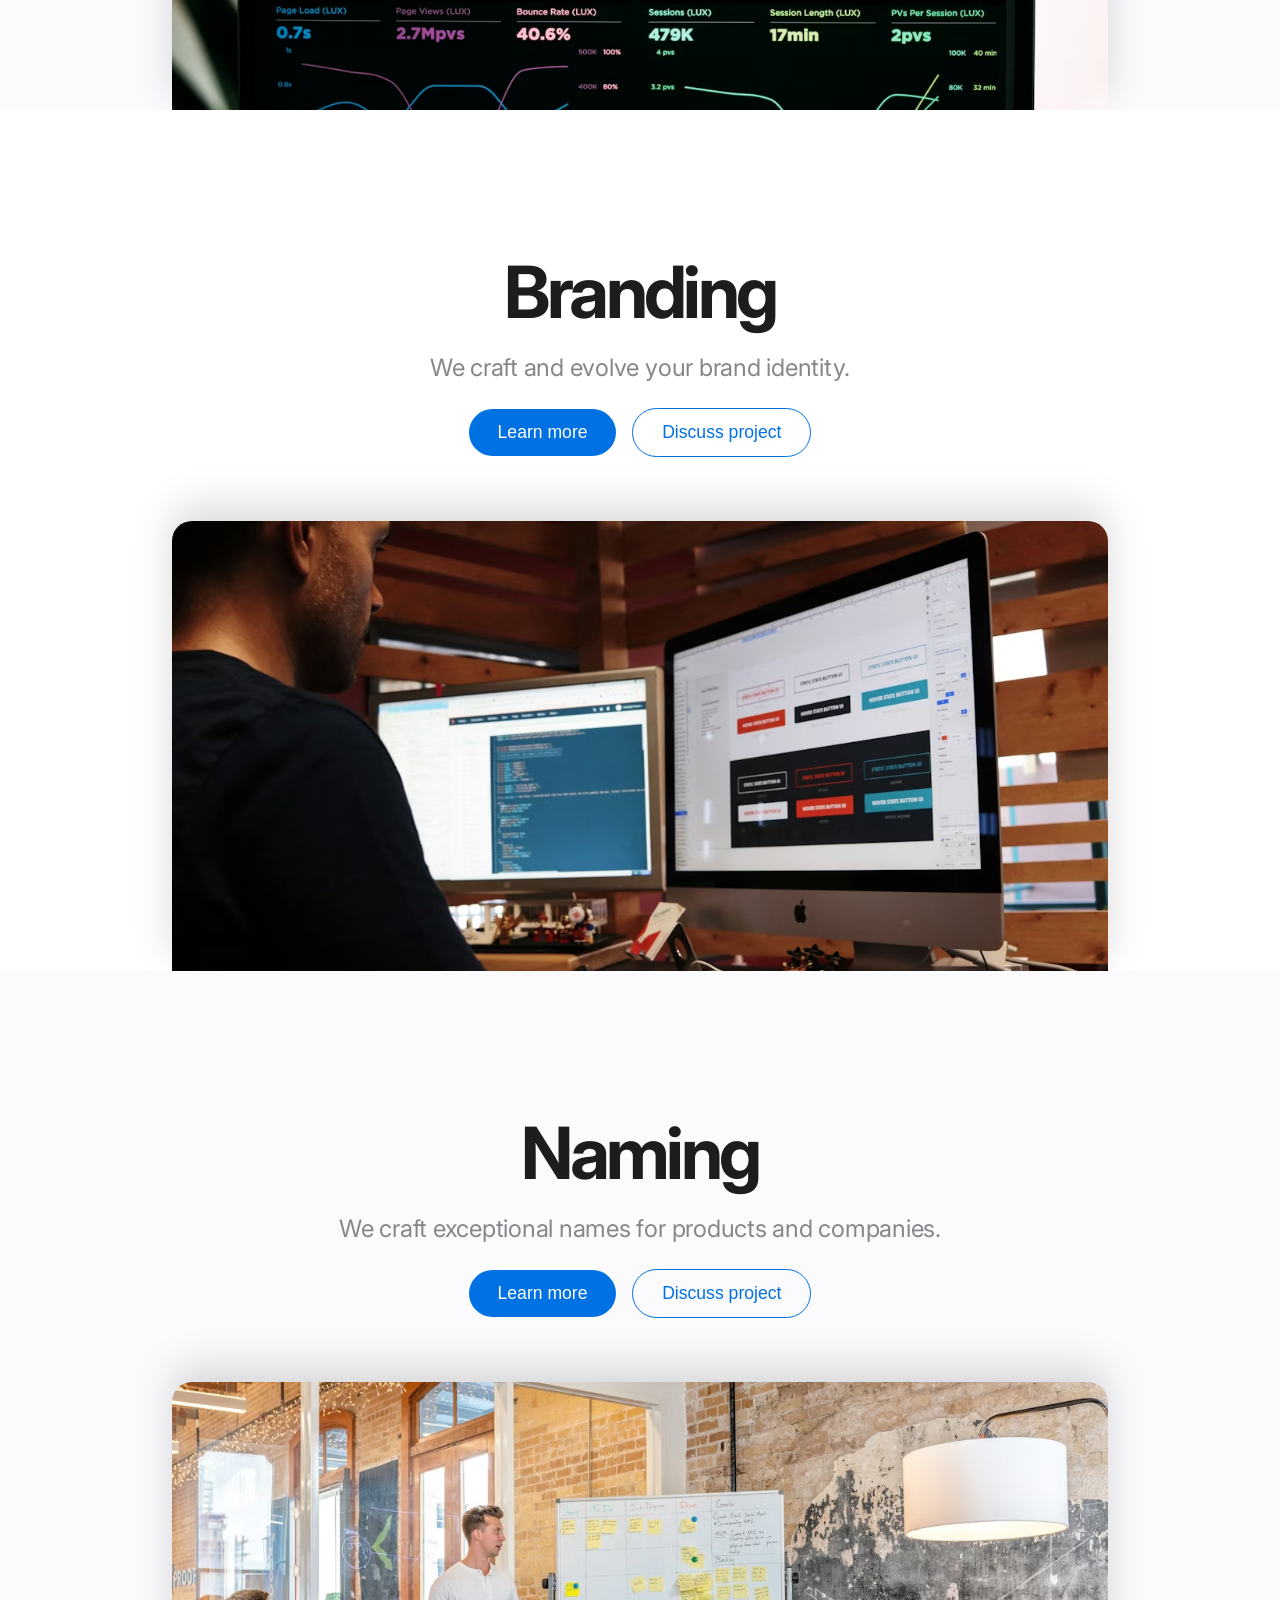
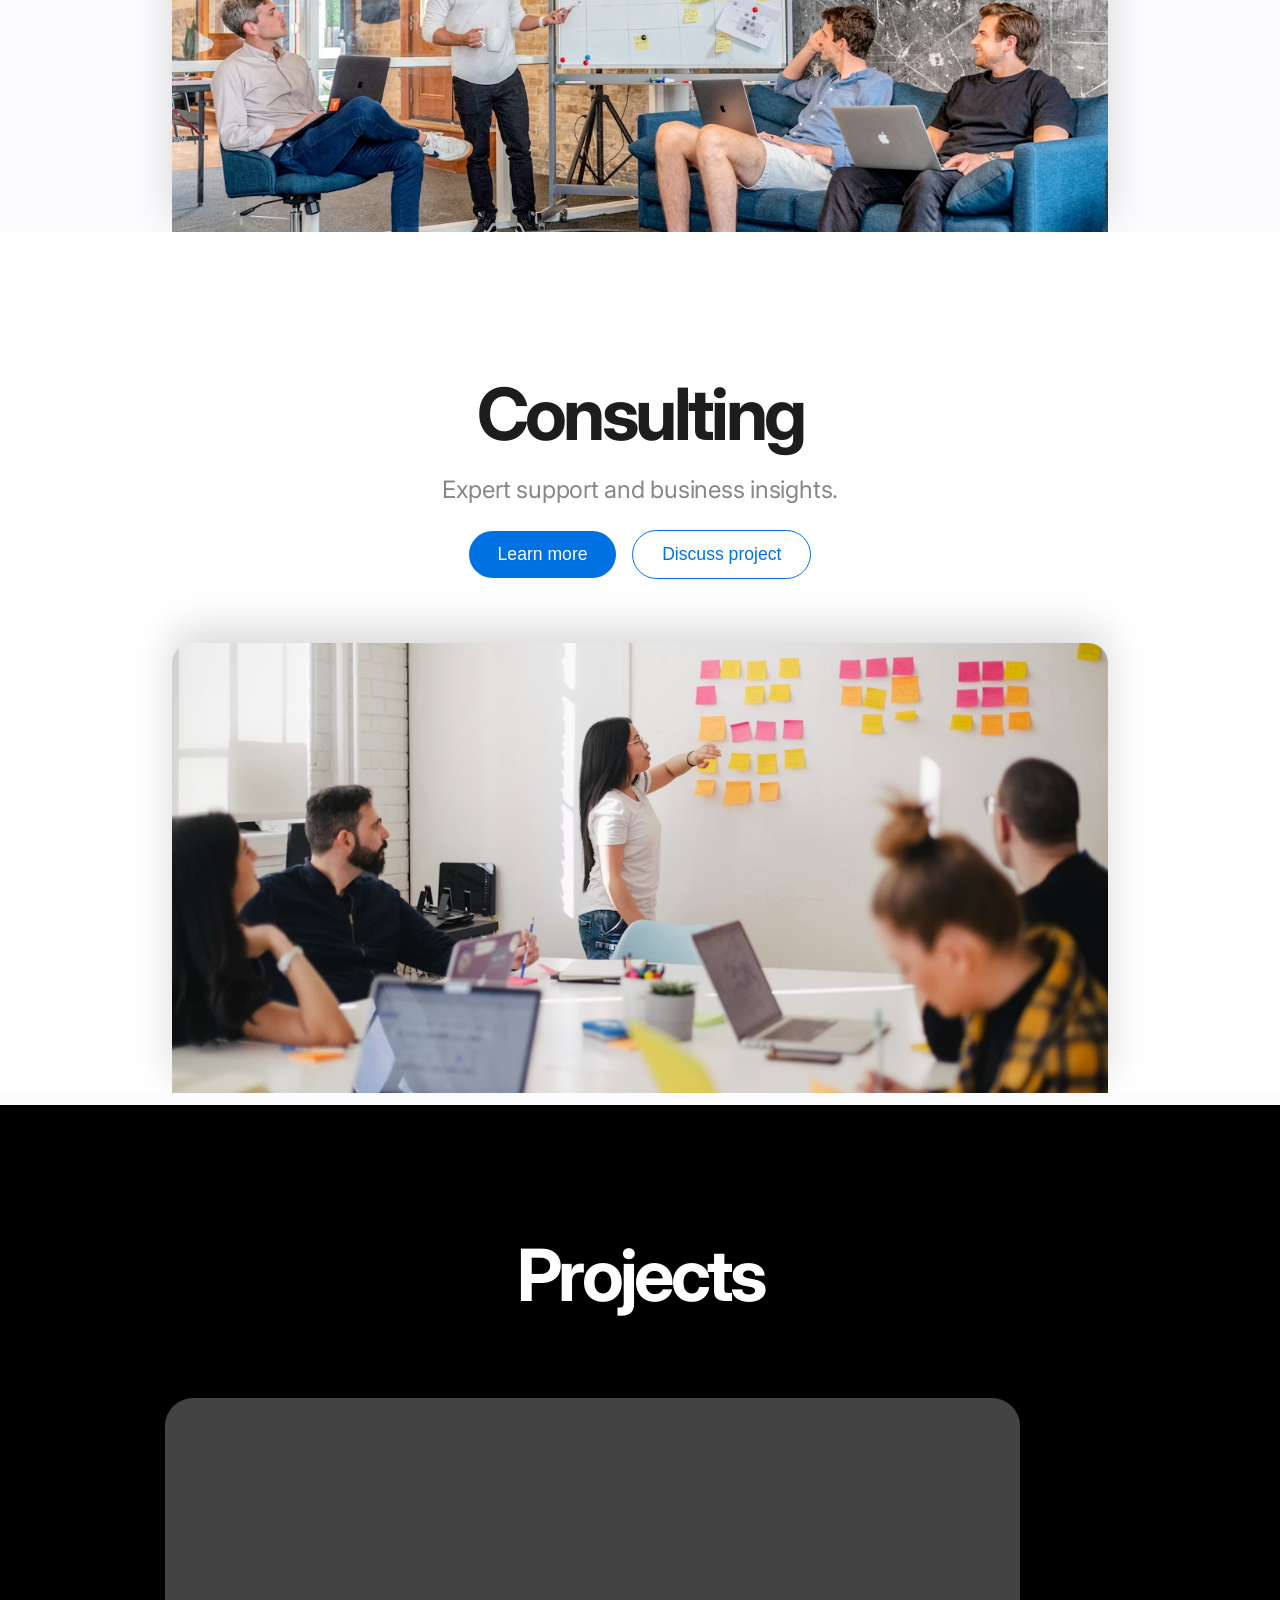
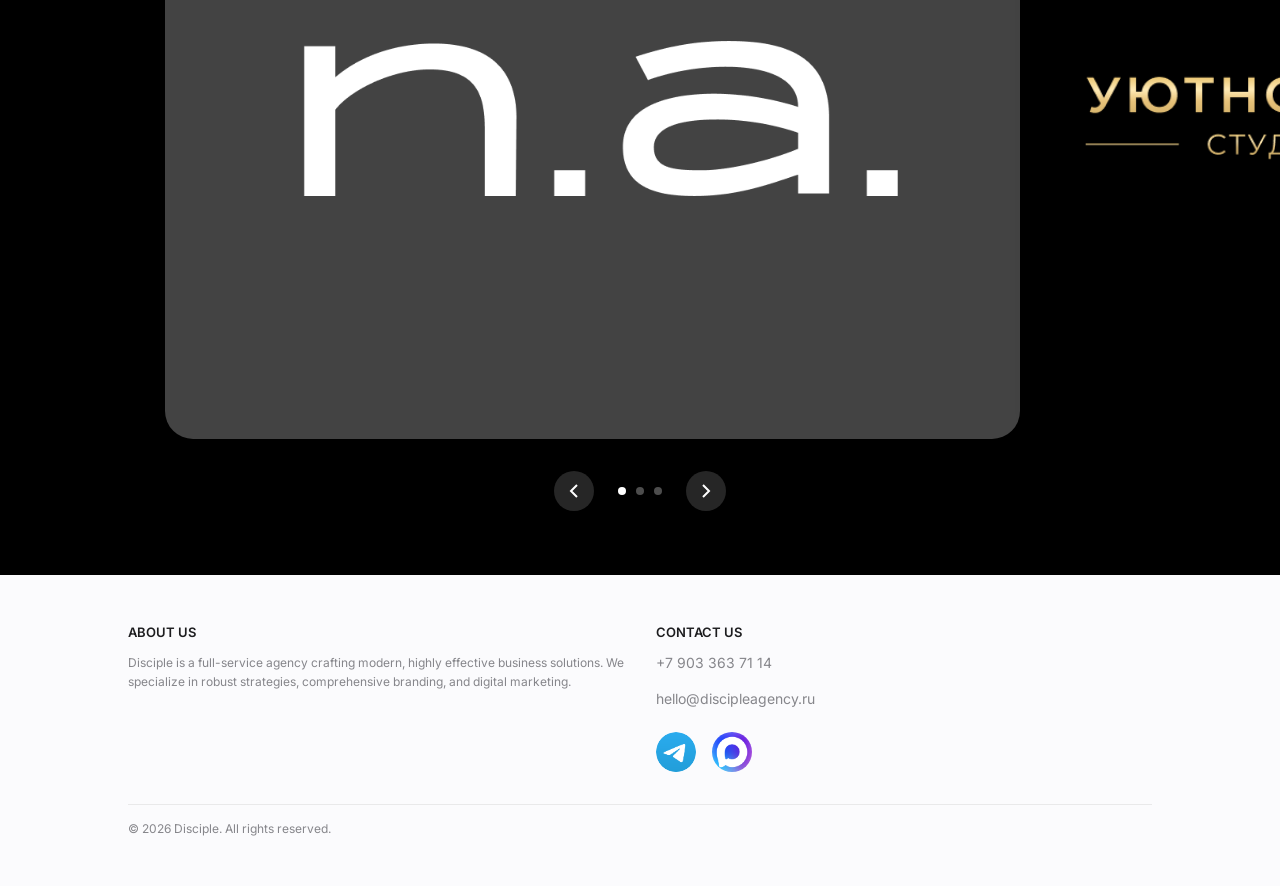
<file: index-en.html>
<!DOCTYPE html>
<html lang="en">
<head>
    <meta charset="UTF-8">
    <meta name="viewport" content="width=device-width, initial-scale=1.0">
    <title>Disciple Agency</title>
    <link rel="stylesheet" href="styles.css">
    <link href="https://fonts.googleapis.com/css2?family=Inter:wght@400;500;600;700&display=swap" rel="stylesheet">
</head>
<body class="fade-in-page">
    <header class="navbar">
        <div class="navbar-container">
            <a href="#" class="logo">Disciple</a>
            <nav class="nav-links">
                <a href="#strategies">Strategies</a>
                <a href="#marketing">Marketing</a>
                <a href="#branding">Branding</a>
                <a href="#naming">Naming</a>
                <a href="#consulting">Consulting</a>
                <a href="#projects">Projects</a>
                <a href="#" onclick="event.preventDefault(); openModal('about-modal')">About Us</a>
                <a href="#contact">Contact</a>
            </nav>
            <div class="header-controls">
                <div class="lang-switch">
                    <a href="index.html">RU</a>
                    <a href="index-en.html" class="active">EN</a>
                </div>
                <button class="theme-toggle" id="themeToggle" aria-label="Переключить тему">
                    <svg class="moon-icon" width="20" height="20" viewBox="0 0 24 24" fill="currentColor"><path d="M21 12.79A9 9 0 1 1 11.21 3 7 7 0 0 0 21 12.79z"></path></svg>
                    <svg class="sun-icon" width="20" height="20" viewBox="0 0 24 24" fill="none" stroke="currentColor" stroke-width="2"><circle cx="12" cy="12" r="5"></circle><line x1="12" y1="1" x2="12" y2="3"></line><line x1="12" y1="21" x2="12" y2="23"></line><line x1="4.22" y1="4.22" x2="5.64" y2="5.64"></line><line x1="18.36" y1="18.36" x2="19.78" y2="19.78"></line><line x1="1" y1="12" x2="3" y2="12"></line><line x1="21" y1="12" x2="23" y2="12"></line><line x1="4.22" y1="19.78" x2="5.64" y2="18.36"></line><line x1="18.36" y1="5.64" x2="19.78" y2="4.22"></line></svg>
                </button>
                <div class="menu-toggle">
                    <span></span><span></span><span></span>
                </div>
            </div>
        </div>
    </header>

    <main class="fade-in-content">
        <!-- СТРАТЕГИИ (Interactive) -->
        <section id="strategies" class="apple-section interactive-section" onclick="openModal('strategies-modal')">
            <div class="section-hero">
                <h2>Strategies</h2>
                <p>We develop robust plans to achieve your goals.</p>
                <div class="action-buttons">
                    <button class="btn btn-primary" onclick="event.stopPropagation(); openModal('strategies-modal')">Learn more</button>
                    <button class="btn btn-secondary" onclick="event.stopPropagation(); openContactForm('Strategies')">Discuss project</button>
                </div>
            </div>
            <div class="section-cover">
                <img src="./public/images/pic1.png" alt="Стратегии">
            </div>
        </section>

        <!-- МАРКЕТИНГ (Interactive) -->
        <section id="marketing" class="apple-section interactive-section gray-bg" onclick="openModal('marketing-modal')">
            <div class="section-hero">
                <h2>Marketing</h2>
                <p>Comprehensive digital brand promotion.</p>
                <div class="action-buttons">
                    <button class="btn btn-primary" onclick="event.stopPropagation(); openModal('marketing-modal')">Learn more</button>
                    <button class="btn btn-secondary" onclick="event.stopPropagation(); openContactForm('Marketing')">Discuss project</button>
                </div>
            </div>
            <div class="section-cover">
                <img src="./public/images/pic2.png" alt="Маркетинг">
            </div>
        </section>

        <!-- БРЕНДИНГ (Static) -->
        <section id="branding" class="apple-section static-section">
            <div class="section-hero">
                <h2>Branding</h2>
                <p>We craft and evolve your brand identity.</p>
                <div class="action-buttons">
                    <button class="btn btn-primary" onclick="event.stopPropagation(); openModal('branding-modal')">Learn more</button>
                    <button class="btn btn-secondary" onclick="event.stopPropagation(); openContactForm('Branding')">Discuss project</button>
                </div>
            </div>
            <div class="section-cover">
                <img src="./public/images/pic3.png" alt="Брендинг">
            </div>
        </section>

        <!-- НЕЙМИНГ (Static) -->
        <section id="naming" class="apple-section static-section gray-bg">
            <div class="section-hero">
                <h2>Naming</h2>
                <p>We craft exceptional names for products and companies.</p>
                <div class="action-buttons">
                    <button class="btn btn-primary" onclick="event.stopPropagation(); openModal('naming-modal')">Learn more</button>
                    <button class="btn btn-secondary" onclick="event.stopPropagation(); openContactForm('Naming')">Discuss project</button>
                </div>
            </div>
            <div class="section-cover">
                <img src="./public/images/pic4.png" alt="Нейминг">
            </div>
        </section>

        <!-- КОНСАЛТИНГ (Static) -->
        <section id="consulting" class="apple-section static-section">
            <div class="section-hero">
                <h2>Consulting</h2>
                <p>Expert support and business insights.</p>
                <div class="action-buttons">
                    <button class="btn btn-primary" onclick="event.stopPropagation(); openModal('consulting-modal')">Learn more</button>
                    <button class="btn btn-secondary" onclick="event.stopPropagation(); openContactForm('Consulting')">Discuss project</button>
                </div>
            </div>
            <div class="section-cover">
                <img src="./public/images/pic5.png" alt="Консалтинг">
            </div>
        </section>

        <!-- ПРОЕКТЫ (Carousel) Inverted Black Block -->
        <section id="projects" class="apple-section carousel-section bg-black">
             <div class="section-hero compact">
                <h2>Projects</h2>
             </div>
             <div class="carousel-container">
                 <div class="carousel-track" id="projects-carousel">
                     <div class="carousel-slide interactive-slide" onclick="openModal('project1-modal')">
                         <img src="./public/images/логонатан.png" alt="Nathan Anderson" class="carousel-img">
                     </div>
                     <div class="carousel-slide interactive-slide" onclick="openModal('project3-modal')">
                         <img src="./public/images/логоуютное.jpg" alt="УЮТНОЕ ПРОСТРАНСТВО" class="carousel-img">
                     </div>
                     <div class="carousel-slide interactive-slide" onclick="openModal('project2-modal')">
                         <img src="./public/images/логоколяокна.png" alt="КОЛЯ ОКНА" class="carousel-img">
                     </div>
                 </div>
                 
                 <div class="carousel-controls">
                     <button class="carousel-btn prev" aria-label="Previous">
                         <svg width="24" height="24" viewBox="0 0 24 24" fill="none" stroke="currentColor" stroke-width="2"><path d="M15 18l-6-6 6-6"/></svg>
                     </button>
                     <div class="carousel-dots">
                        <span class="dot active"></span>
                        <span class="dot"></span>
                        <span class="dot"></span>
                     </div>
                     <button class="carousel-btn next" aria-label="Next">
                        <svg width="24" height="24" viewBox="0 0 24 24" fill="none" stroke="currentColor" stroke-width="2"><path d="M9 18l6-6-6-6"/></svg>
                     </button>
                 </div>
             </div>
        </section>
    </main>

    <!-- FOOTER -->
    <footer id="contact" class="apple-footer">
        <div class="footer-content">
            <div id="about" class="footer-col">
                <h4 data-i18n="footer.about_title">ABOUT US</h4>
                <p data-i18n="footer.about_text">Disciple is a full-service agency crafting modern, highly effective business solutions. We specialize in robust strategies, comprehensive branding, and digital marketing.</p>
            </div>
            <div id="social" class="footer-col" style="text-align: left;">
                <h4 data-i18n="footer.contact_title">CONTACT US</h4>
                <div class="social-links" style="justify-content: flex-start; align-items: flex-start; display: flex; flex-direction: column; gap: 1rem;">
                    <a href="tel:+79033637114" class="phone-link">+7 903 363 71 14</a>
                    <a href="mailto:hello@discipleagency.ru">hello@discipleagency.ru</a>
                    <div style="display: flex; gap: 1rem; align-items: center; margin-top: 0.5rem;" class="footer-icons">
                        <a href="https://t.me/natan_anderson" target="_blank" aria-label="Telegram" class="social-icon" style="display:flex; justify-content:center; align-items:center; transition:transform 0.3s; width:40px; height:40px; overflow:hidden; border-radius:50%;"><img src="./public/images/tg.png" alt="Telegram" style="width:100%; height:100%; object-fit:contain;"></a>
                        <a href="https://max.ru/u/f9LHodD0cOK2ohU6UWMUIdOQGYH06No6xibVzCJrrPnC4aJIppUf8dnTX9w" target="_blank" aria-label="MAKS" class="social-icon" style="display:flex; justify-content:center; align-items:center; transition:transform 0.3s; width:40px; height:40px; overflow:hidden; border-radius:50%;"><img src="./public/images/max.png" alt="MAX" style="width:100%; height:100%; object-fit:contain;"></a>
                    </div>
                </div>
            </div>
        </div>
        <div class="footer-bottom">
            <p data-i18n="footer.copyright">&copy; 2026 Disciple. All rights reserved.</p>
        </div>
    </footer>

    <!-- НОВЫЕ СТРАНИЦЫ (Модальные окна) -->
    
    <!-- Модалка Стратегии -->
    <div id="strategies-modal" class="fullscreen-modal">
        <button class="modal-close" onclick="closeModal('strategies-modal')">
            <svg width="20" height="20" viewBox="0 0 24 24" fill="none" stroke="currentColor" stroke-width="2.5"><path d="M15 18l-6-6 6-6"/></svg>
            Назад
        </button>
        <div class="modal-content">
            <h2 class="modal-title">Strategies</h2>
            <div class="grid-3">
                <div class="product-col">
                    <img src="./public/images/pic1.1.png" alt="Корпоративная стратегия" class="prod-img">
                    <div class="service-text-wrapper">
                        <h3>CORPORATE STRATEGY</h3>
                        <p class="service-text">Corporate strategies act as a compass for the growth of an empire: they determine where the company as a whole is heading, uniting all departments into a single, powerful trajectory. We focus on market diversification, mergers, and global leadership so that your business doesn't just survive, but dominates.</p>
                        <p class="service-text">With our expertise, you will receive a scaling roadmap where every step strengthens your brand and equity.</p>
                    </div>
                </div>
                <div class="product-col">
                    <img src="./public/images/pic1.2.png" alt="Бизнес стратегия" class="prod-img">
                    <div class="service-text-wrapper">
                        <h3>BUSINESS STRATEGY</h3>
                        <p class="service-text">Business strategies are the heart of competitive advantage: they turn market challenges into breakthroughs. We develop tactics for specific areas — from product differentiation to cost leadership, ensuring sustainable growth and customer loyalty. Your business will become an agile machine, ready for new trends.</p>
                    </div>
                </div>
                <div class="product-col">
                    <img src="./public/images/pic1.3.png" alt="Функциональная стратегия" class="prod-img">
                    <div class="service-text-wrapper">
                        <h3>FUNCTIONAL STRATEGY</h3>
                        <p class="service-text">Functional strategies are targeted strikes for efficiency: marketing, finance, HR, and production working as a cohesive mechanism. We optimize each block towards a common goal — from sales KPIs to supply chain innovations, minimizing risks and maximizing ROI.</p>
                        <p class="service-text">The Result: a company where everyone is in their place, and strategy is one step ahead.</p>
                    </div>
                </div>
            </div>
        </div>
    </div>

    <!-- Модалка Маркетинг -->
    <div id="marketing-modal" class="fullscreen-modal gray-bg">
        <button class="modal-close btn-modal-back" onclick="closeModal('marketing-modal')">
            <svg width="20" height="20" viewBox="0 0 24 24" fill="none" stroke="currentColor" stroke-width="2.5"><path d="M15 18l-6-6 6-6"/></svg>
            Назад
        </button>
        <div class="modal-content">
            <h2 class="modal-title">Marketing</h2>
            <div class="grid-3">
                <div class="product-col">
                    <img src="./public/images/pic2.2.png" alt="Диджитал Маркетинг" class="prod-img">
                    <div class="service-text-wrapper">
                        <h3>DIGITAL MARKETING</h3>
                        <p class="service-text">Our team doesn't just promote your brand online, but creates unique web solutions for you: from user-friendly e-commerce stores, to high-converting landing pages that hook clients at first glance, to corporate websites that reflect the individuality of your business.</p>
                    </div>
                </div>
                <div class="product-col">
                    <img src="./public/images/pic2.3.png" alt="SEO" class="prod-img">
                    <div class="service-text-wrapper">
                        <h3>SEO</h3>
                        <p class="service-text">We help your websites climb to the top of search engines, handling everything from keyword research to creative content strategies and seamless technical optimization.</p>
                    </div>
                </div>
                <div class="product-col">
                    <img src="./public/images/pic2.4.png" alt="SMM" class="prod-img">
                    <div class="service-text-wrapper">
                        <h3>SMM</h3>
                        <p class="service-text">We build an SMM presence for your brand across key platforms, from VK to Telegram. We manage the full cycle: from scratch to daily audience growth and conversions.</p>
                        <p class="service-text"><b>VK Page Development</b> unique design, content plan, posting automation, and community engagement.</p>
                        <p class="service-text"><b>Telegram Channel Management</b> tailored content for your target audience, newsletters, polls, and bot integrations.</p>
                        <p class="service-text"><b>Chatbot Creation</b> smart chatbots for Telegram and VK, 24/7 support, and automated lead generation.</p>
                        <p class="service-text"><b>Dzen Management</b> native SEO content, boosting views, and driving steady traffic to your website.</p>
                    </div>
                </div>
            </div>
        </div>
    </div>

    <!-- Модалка О НАС -->
    <div id="about-modal" class="fullscreen-modal gray-bg">
        <button class="modal-close btn-modal-back" onclick="closeModal('about-modal')">
            <svg width="20" height="20" viewBox="0 0 24 24" fill="none" stroke="currentColor" stroke-width="2.5"><path d="M15 18l-6-6 6-6"/></svg>
            Назад
        </button>
        <div class="modal-content">
            <h2 class="modal-title">About Us</h2>
            <div class="split-content max-w-1000 mx-auto grid-2">
                <div class="text-block">
                    <p class="desc-text text-left" style="font-size: 1.35rem; line-height: 1.7;">Disciple is a branding and marketing agency crafting modern, highly effective business solutions. We specialize in strategies, branding, and comprehensive marketing, ensuring your brand's total market dominance.</p>
                </div>
                <div class="image-block achiev-card">
                    <div class="diploma-grid">
                        <img src="./public/images/svid.png" alt="Certificate 1" class="achiev-img br-20" style="width: 100%;">
                        <img src="./public/images/svid2.jpg" alt="Certificate 2" class="achiev-img br-20" style="width: 100%;">
                    </div>
                </div>
            </div>
        </div>
    </div>

    <!-- Модалка Брендинг -->
    <div id="branding-modal" class="fullscreen-modal">
        <button class="modal-close btn-modal-back" onclick="closeModal('branding-modal')">
            <svg width="20" height="20" viewBox="0 0 24 24" fill="none" stroke="currentColor" stroke-width="2.5"><path d="M15 18l-6-6 6-6"/></svg>
            Назад
        </button>
        <div class="modal-content">
            <h2 class="modal-title">Branding</h2>
            <div class="split-content max-w-1000 mx-auto grid-2">
                <div class="text-block">
                    <p class="desc-text text-left" style="font-size: 1.35rem; line-height: 1.7;">A strong brand is about emotions and trust that turn viewers into loyal clients.<br><br>We take your idea and forge it into a recognizable brand: analyzing your audience, crafting a unique visual style, and establishing solid positioning.</p>
                </div>
                <div class="image-block achiev-card">
                    <img src="./public/images/pic3.png" alt="Брендинг" class="achiev-img br-20" style="object-fit: cover; max-height: 400px; width: 100%;">
                </div>
            </div>
        </div>
    </div>

    <!-- Модалка Нейминг -->
    <div id="naming-modal" class="fullscreen-modal gray-bg">
        <button class="modal-close btn-modal-back" onclick="closeModal('naming-modal')">
            <svg width="20" height="20" viewBox="0 0 24 24" fill="none" stroke="currentColor" stroke-width="2.5"><path d="M15 18l-6-6 6-6"/></svg>
            Назад
        </button>
        <div class="modal-content">
            <h2 class="modal-title">Naming</h2>
            <div class="split-content max-w-1000 mx-auto grid-2">
                <div class="text-block">
                    <p class="desc-text text-left" style="font-size: 1.35rem; line-height: 1.7;">We craft names like fine jewelry: through deep analysis, creativity, and hypothesis testing, a name is born that will flawlessly serve your business for decades.</p>
                </div>
                <div class="image-block achiev-card">
                    <img src="./public/images/pic4.png" alt="Нейминг" class="achiev-img br-20" style="object-fit: cover; max-height: 400px; width: 100%;">
                </div>
            </div>
        </div>
    </div>

    <!-- Модалка Консалтинг -->
    <div id="consulting-modal" class="fullscreen-modal">
        <button class="modal-close btn-modal-back" onclick="closeModal('consulting-modal')">
            <svg width="20" height="20" viewBox="0 0 24 24" fill="none" stroke="currentColor" stroke-width="2.5"><path d="M15 18l-6-6 6-6"/></svg>
            Назад
        </button>
        <div class="modal-content">
            <h2 class="modal-title">Consulting</h2>
            <div class="split-content max-w-1000 mx-auto grid-2">
                <div class="text-block">
                    <p class="desc-text text-left" style="font-size: 1.35rem; line-height: 1.7;">We provide expert marketing consultations, breaking down your situation in real-time over 60 minutes.<br><br>The Result: 3-5 specific tactical steps for immediate growth and a detailed checklist for the upcoming month.</p>
                </div>
                <div class="image-block achiev-card">
                    <img src="./public/images/pic5.png" alt="Консалтинг" class="achiev-img br-20" style="object-fit: cover; max-height: 400px; width: 100%;">
                </div>
            </div>
        </div>
    </div>

    <!-- Модалки Проектов -->
    <div id="project1-modal" class="fullscreen-modal">
        <button class="modal-close" onclick="closeModal('project1-modal')">
            <svg width="20" height="20" viewBox="0 0 24 24" fill="none" stroke="currentColor" stroke-width="2.5"><path d="M15 18l-6-6 6-6"/></svg>
            Проекты
        </button>
        <div class="modal-content">
            <h2 class="modal-title">Premium women's sportswear store</h2>
            <div class="project-details">
                <img src="./public/images/логонатан.png" alt="Nathan Anderson" class="project-hero-img">
                <div class="case-study-body">
                   <p class="sub-desc">Premium women's sportswear store</p>
                   <h3>Background Story</h3>
                   <p>We were tasked with building a women's sportswear brand from scratch that embodied elegance, aesthetics, and premium quality. We developed the brand concept, designed the clothing itself, curated the color palette, and launched a full custom online store integrated with social media.</p>
                   
                   <div class="grid-2">
                       <img src="./public/images/na1.png" alt="Дизайн N.A. 1" class="project-img vertical-img">
                       <img src="./public/images/na2.jpg" alt="Дизайн N.A. 2" class="project-img vertical-img">
                       <img src="./public/images/na3.png" alt="Дизайн N.A. 3" class="project-img vertical-img">
                       <img src="./public/images/na4.png" alt="Дизайн N.A. 4" class="project-img vertical-img">
                   </div>
                   
                   <h3>What We Did</h3>
                   <p><strong>Naming:</strong> Developed a sleek and resonant brand name—"Nathan Anderson", alongside signature model names for each clothing line.</p>
                   <p><strong>Branding & Socials:</strong> Established unique positioning—"Quiet Luxury Clothing." Completely designed the visual identity and VK community.</p>
                   <p><strong>Strategy & Consulting:</strong> Structured the product matrix (from basics to premium tracksuits).</p>
                   <p><strong>Marketing:</strong> Built an e-commerce platform with elegant UI/UX, fast-ordering, promo codes, and automated social integrations.</p>
                   
                   <h3>The Results</h3>
                   <p>The brand successfully operates and ships collections nationwide. A highly recognizable trademark was established, backed by a loyal audience.</p>

                   <div style="margin-top: 3rem; text-align: left;">
                       <a href="https://nathananderson.ru/" target="_blank" class="btn btn-primary" style="display: inline-block;">Visit Website</a>
                   </div>
                </div>
            </div>
        </div>
    </div>

    <div id="project2-modal" class="fullscreen-modal gray-bg">
        <button class="modal-close" onclick="closeModal('project2-modal')">
            <svg width="20" height="20" viewBox="0 0 24 24" fill="none" stroke="currentColor" stroke-width="2.5"><path d="M15 18l-6-6 6-6"/></svg>
            Проекты
        </button>
        <div class="modal-content">
            <h2 class="modal-title">Installation of windows and doors</h2>
            <div class="project-details">
                <img src="./public/images/логоколяокна.png" alt="КОЛЯ ОКНА" class="project-hero-img">
                <div class="case-study-body">
                   <p class="sub-desc">Installation of windows, interior, and metal doors</p>
                   <h3>Background Story</h3>
                   <p>The construction niche is highly saturated. The client needed a clear, relatable business identity. We coined the name "Koly Fenster" (Kolya Windows). We handled everything: from naming to catalog design, lead generation, and social media branding.</p>
                   
                   <div class="grid-2">
                       <img src="./public/images/kol1.png" alt="Коля Окна Работы 1" class="project-img">
                       <img src="./public/images/kol2.png" alt="Коля Окна Работы 2" class="project-img">
                       <img src="./public/images/kol3.jpg" alt="Коля Окна Работы 3" class="project-img">
                       <img src="./public/images/kol4.png" alt="Коля Окна Работы 4" class="project-img">
                   </div>
                   
                   <h3>What We Did</h3>
                   <p><strong>Naming:</strong> Invented a friendly, memorable name "Kolya Okna" that shortens the distance to the customer.</p>
                   <p><strong>Branding & SMM:</strong> Packaged a visual identity for technically complex products. Designed the VK page, turning it into an intuitive project showcase.</p>
                   <p><strong>Strategy:</strong> Segmented services and formulated a tiered pricing matrix to capture different audiences.</p>
                   <p><strong>Marketing:</strong> Implemented powerful lead-gen tools—emphasizing "free measurement" and rapid consulting.</p>
                   
                   <h3>The Results</h3>
                   <p>The business achieved a 'human' face and a steady stream of installation requests via the combined power of the Website + VK community.</p>

                   <div style="margin-top: 3rem; text-align: left;">
                       <a href="https://kolyaokna.ru/" target="_blank" class="btn btn-primary" style="display: inline-block;">Visit Website</a>
                   </div>
                </div>
            </div>
        </div>
    </div>

    <div id="project3-modal" class="fullscreen-modal">
        <button class="modal-close" onclick="closeModal('project3-modal')">
            <svg width="20" height="20" viewBox="0 0 24 24" fill="none" stroke="currentColor" stroke-width="2.5"><path d="M15 18l-6-6 6-6"/></svg>
            Проекты
        </button>
        <div class="modal-content">
            <h2 class="modal-title">Interior design studio</h2>
            <div class="project-details">
                <img src="./public/images/логоуютное.jpg" alt="УЮТНОЕ ПРОСТРАНСТВО" class="project-hero-img">
                <div class="case-study-body">
                   <p class="sub-desc">Interior design and renovation studio operating in Moscow and the Moscow Region</p>
                   <h3>Background Story</h3>
                   <p>Our objective was to dismantle the stereotype of renovation being a constant stress. We packaged the studio so clients instantly recognize reliability: a place where you can confidently hand over the keys and go on vacation.</p>
                   
                   <div class="grid-2">
                       <img src="./public/images/ui1.png" alt="Интерьер 1" class="project-img">
                       <img src="./public/images/ui2.png" alt="Интерьер 2" class="project-img">
                       <img src="./public/images/ui3.png" alt="Интерьер 3" class="project-img">
                       <img src="./public/images/ui4.jpg" alt="Интерьер 4" class="project-img">
                   </div>
                   
                   <h3>What We Did</h3>
                   <p><strong>Naming & Branding:</strong> The name "Cozy Space" and the positioning: "Turning apartments into true oases." We developed a unified design code for all platforms.</p>
                   <p><strong>Strategy:</strong> Introduced killer guarantees into the business model: strict deadlines, a 3-year warranty, and transparent billing.</p>
                   <p><strong>Marketing:</strong> Created a highly-effective objection-relieving service—free 24/7 video camera broadcasts directly from the renovation site.</p>
                   <p><strong>Copywriting:</strong> Wrote a robust FAQ block and highly-engaging living case studies for the site and socials.</p>
                   
                   <h3>The Results</h3>
                   <p>The studio is positioned as a trusted expert (150+ projects). The packaging created a waitlist of clients booked 4 to 6 weeks in advance.</p>

                   <div style="margin-top: 3rem; text-align: left;">
                       <a href="https://upinterior.ru/" target="_blank" class="btn btn-primary" style="display: inline-block;">Visit Website</a>
                   </div>
                </div>
            </div>
        </div>
    </div>

    <!-- Форма Обратной Связи -->
    <div id="contact-form-modal" class="fullscreen-modal gray-bg">
        <button class="modal-close" onclick="closeModal('contact-form-modal')">
            <svg width="20" height="20" viewBox="0 0 24 24" fill="none" stroke="currentColor" stroke-width="2.5"><path d="M15 18l-6-6 6-6"/></svg>
            Отмена
        </button>
        <div class="modal-content form-content">
            <h2 class="modal-title">Discuss project</h2>
            <p id="form-service-subtitle" class="form-subtitle">Service inquiry: <span>General</span></p>
            
            <!-- FormSubmit endpoint with target email -->
            <form class="apple-form" action="https://formsubmit.co/natananderson@yandex.ru" method="POST" enctype="multipart/form-data">
                <!-- Anti-spam honeypot -->
                <input type="text" name="_honey" style="display:none">
                <!-- Subject for email -->
                <input type="hidden" name="_subject" value="Новая заявка с сайта Disciple!">
                <!-- Target URL after submission -->
                <input type="hidden" name="_next" value="https://example.com/thanks.html">
                <!-- Disable Captcha optionally -->
                <input type="hidden" name="_captcha" value="false">
                
                <!-- Auto-selected Service -->
                <input type="hidden" name="Услуга" id="hidden-service-input" value="General">
                
                <div class="form-group">
                    <input type="text" id="name" name="Name" required placeholder="Your Name">
                </div>
                <div class="form-group">
                    <input type="tel" id="phone" name="Phone" required placeholder="+7 (999) 000-00-00">
                </div>
                <div class="form-group">
                    <input type="email" id="email" name="Email" required placeholder="example@mail.ru">
                </div>
                <div class="form-group">
                    <label for="attachment" class="file-btn">
                        <svg width="20" height="20" viewBox="0 0 24 24" fill="none" stroke="currentColor" stroke-width="2"><path d="M21.44 11.05l-9.19 9.19a6 6 0 0 1-8.49-8.49l9.19-9.19a4 4 0 0 1 5.66 5.66l-9.2 9.19a2 2 0 0 1-2.83-2.83l8.49-8.48"/></svg>
                        <span id="file-name">Attach project file...</span>
                    </label>
                    <input type="file" id="attachment" name="attachment" accept=".pdf,.doc,.docx,.png,.jpg" style="display:none;" onchange="document.getElementById('file-name').textContent = this.files[0]?.name || 'Attach project file...'">
                </div>
                
                <div class="form-group checkbox-group">
                    <label class="custom-checkbox">
                        <input type="checkbox" name="Согласие_с_политикой" value="Да" required>
                        <span class="checkmark">
                            <svg viewBox="0 0 24 24" fill="none" stroke="currentColor" stroke-width="3"><path d="M20 6L9 17l-5-5"/></svg>
                        </span>
                        <span class="checkbox-text">
                            I agree with the 
                            <a href="./public/docs/согласие_на_обработку_андерсон_текстиль_.docx" target="_blank" download>Privacy Policy</a>.
                        </span>
                    </label>
                </div>
                
                <button type="submit" class="btn btn-primary submit-btn">Discuss project</button>
            </form>
        </div>
    </div>

    <script src="script.js"></script>
</body>
</html>
</file>
<file: styles.css>
:root {
    --bg-white: #ffffff;
    --bg-gray: #fbfbfd;
    --text-black: #1d1d1f;
    --text-gray: #86868b;
    --header-bg: rgba(255, 255, 255, 0.72);
    --transition: all 0.4s cubic-bezier(0.25, 0.8, 0.25, 1);
}

[data-theme="dark"] {
    --bg-white: #000000;
    --bg-gray: #111111;
    --text-black: #f5f5f7;
    --text-gray: #a1a1a6;
    --header-bg: rgba(0, 0, 0, 0.72);
}

[data-theme="dark"] .apple-section {
    border-bottom: 12px solid #000;
}
[data-theme="dark"] .apple-section.gray-bg {
    background-color: #000 !important;
    border-bottom: 12px solid #000;
}

[data-theme="dark"] .fullscreen-modal.gray-bg {
    background: #000 !important;
}

[data-theme="dark"] .modal-close {
    background: rgba(0,0,0,0.8) !important;
    color: #2997ff !important;
}
[data-theme="dark"] .modal-close:hover {
    background: rgba(40,40,40,0.8) !important;
    color: #4eb5ff !important;
}
[data-theme="dark"] .fullscreen-modal.gray-bg .modal-close {
    background: rgba(17,17,17,0.8) !important;
}

[data-theme="dark"] .lang-switch {
    background: rgba(255,255,255,0.15);
}
[data-theme="dark"] .lang-switch a {
    color: rgba(255,255,255,0.6);
}
[data-theme="dark"] .lang-switch a.active {
    background: rgba(255,255,255,0.9);
    color: #111111;
}

[data-theme="dark"] .apple-section.bg-black {
    background-color: #1c1c1e !important;
}

[data-theme="dark"] .carousel-btn {
    background: rgba(255,255,255,0.1) !important;
    color: #fff !important;
}
[data-theme="dark"] .carousel-btn:hover {
    background: rgba(255,255,255,0.2) !important;
}

/* Replaced old learn-more dark mode with new button architecture handled below */

* {
    margin: 0;
    padding: 0;
    box-sizing: border-box;
    -webkit-font-smoothing: antialiased;
    -moz-osx-font-smoothing: grayscale;
}

html {
    scroll-behavior: smooth;
    font-family: 'Inter', -apple-system, BlinkMacSystemFont, "Segoe UI", Roboto, Helvetica, Arial, sans-serif;
}

body {
    background-color: var(--bg-white);
    color: var(--text-black);
    line-height: 1.4;
    transition: background-color 0.3s, color 0.3s;
    -webkit-tap-highlight-color: transparent;
}

:focus:not(:focus-visible) {
    outline: none;
}
:focus-visible {
    outline: 2px solid #2997ff;
    outline-offset: 2px;
}

.fade-in-content {
    animation: fadeInContent 1.2s cubic-bezier(0.22, 1, 0.36, 1) forwards;
}

@keyframes fadeInContent {
    0% { opacity: 0; transform: translateY(20px); }
    100% { opacity: 1; transform: translateY(0); }
}

.lang-switch {
    display: inline-flex;
    background: var(--bg-gray);
    border-radius: 20px;
    padding: 3px;
    gap: 2px;
}
.lang-switch a {
    text-decoration: none;
    font-size: 13px;
    font-weight: 600;
    padding: 4px 10px;
    border-radius: 16px;
    color: var(--text-gray);
    transition: all 0.3s ease;
}
.lang-switch a.active {
    background: var(--bg-white);
    color: var(--text-black);
    box-shadow: 0 2px 5px rgba(0,0,0,0.05);
}

/* Header */
.navbar {
    position: fixed;
    top: 0;
    left: 0;
    width: 100%;
    height: 48px;
    z-index: 1000;
    background: var(--header-bg);
    backdrop-filter: saturate(180%) blur(20px);
    -webkit-backdrop-filter: saturate(180%) blur(20px);
    border-bottom: 1px solid rgba(125, 125, 125, 0.15);
}

.navbar-container {
    max-width: 1024px;
    margin: 0 auto;
    height: 100%;
    display: flex;
    justify-content: space-between;
    align-items: center;
    padding: 0 1rem;
}

.logo {
    color: var(--text-black);
    text-decoration: none;
    font-size: 15px;
    font-weight: 600;
    letter-spacing: -0.01em;
}

.nav-links {
    display: flex;
    gap: 1.2rem;
}

.nav-links a {
    color: var(--text-black);
    text-decoration: none;
    font-size: 14px;
    font-weight: 500;
    opacity: 0.8;
    transition: opacity 0.3s;
    white-space: nowrap;
}

.nav-links a:hover {
    opacity: 1;
}

/* Header Controls Wrapper */
.header-controls {
    display: flex;
    align-items: center;
    gap: 1.5rem;
}

/* Theme Toggle Button */
.theme-toggle {
    background: none;
    border: none;
    cursor: pointer;
    color: var(--text-black);
    display: flex;
    align-items: center;
    justify-content: center;
    width: 32px;
    height: 32px;
    border-radius: 50%;
    transition: background 0.3s;
}
.theme-toggle:hover {
    background: rgba(125,125,125,0.15);
}

.theme-toggle .sun-icon { display: none; }
.theme-toggle .moon-icon { display: block; }

[data-theme="dark"] .theme-toggle .sun-icon { display: block; }
[data-theme="dark"] .theme-toggle .moon-icon { display: none; }


.menu-toggle {
    display: none;
    flex-direction: column;
    gap: 5px;
    cursor: pointer;
    z-index: 1001;
}

.menu-toggle span {
    width: 20px;
    height: 2px;
    background-color: var(--text-black);
    transition: transform 0.3s, opacity 0.3s;
    transform-origin: center;
}

/* Apple Block Sections */
.apple-section {
    position: relative;
    width: 100%;
    min-height: 80vh;
    padding-top: 48px;
    display: flex;
    flex-direction: column;
    justify-content: flex-start;
    align-items: center;
    text-align: center;
    overflow: hidden;
    background-color: var(--bg-white);
    border-bottom: 12px solid var(--bg-gray);
}

.apple-section.gray-bg {
    background-color: var(--bg-gray);
    border-bottom: 12px solid var(--bg-white);
}

/* Forcing Black Background */
.apple-section.bg-black {
    background-color: #000000;
    color: #ffffff;
    border-bottom: none;
}
.apple-section.bg-black .section-hero h2 {
    color: #ffffff;
}

.apple-section.has-bg {
    justify-content: center;
}

.bg-image {
    position: absolute;
    top: 0;
    left: 0;
    width: 100%;
    height: 100%;
    background-size: cover;
    background-position: center;
    z-index: 0;
}

.text-light {
    color: white;
}

.text-light p {
    color: rgba(255,255,255,0.8);
}

.section-hero {
    position: relative;
    z-index: 1;
    margin-top: 8vh;
    padding: 0 2rem;
    max-width: 800px;
    display: flex;
    flex-direction: column;
    align-items: center;
    pointer-events: none; /* Let clicks pass to section */
}

/* Allow interaction with specifically buttons inside the hero */
.action-buttons {
    display: flex;
    justify-content: center;
    align-items: center;
    gap: 1rem;
    margin-top: 1.5rem;
    pointer-events: auto; 
}

.section-hero.compact {
    margin-top: 8vh;
    margin-bottom: 2rem;
}

.apple-section h2 {
    font-size: 4.5rem;
    font-weight: 700;
    letter-spacing: -0.05em;
    margin-bottom: 0.5rem;
}

.apple-section p {
    font-size: 1.5rem;
    font-weight: 400;
    color: var(--text-gray);
    letter-spacing: -0.01em;
}

/* Interactive Blocks */
.interactive-section {
    cursor: pointer;
    transition: transform 0.5s cubic-bezier(0.25, 1, 0.5, 1);
}

.interactive-section:hover {
    transform: scale(1.02);
}

/* Apple Buttons */
.btn {
    display: inline-flex;
    align-items: center;
    font-size: 1.1rem;
    padding: 0.8rem 1.8rem;
    border-radius: 40px;
    font-weight: 500;
    cursor: pointer;
    border: none;
    transition: transform 0.3s, background-color 0.3s, opacity 0.3s;
    text-decoration: none;
}
.btn:hover {
    transform: scale(1.03);
}
.btn:active {
    transform: scale(0.97);
}

.btn-primary {
    background-color: #0071e3;
    color: #ffffff;
}
.btn-primary:hover {
    background-color: #0077ed;
}

.btn-secondary {
    background-color: transparent;
    color: #0071e3;
    border: 1px solid #0071e3;
}
.btn-secondary:hover {
    background-color: #0071e3;
    color: #ffffff;
}

[data-theme="dark"] .btn-secondary {
    color: #2997ff;
    border: 1px solid #2997ff;
}
[data-theme="dark"] .btn-secondary:hover {
    background-color: #2997ff;
    color: #000000;
}

/* Section Covars (New UI element) */
.section-cover {
    margin-top: 4rem;
    width: 100%;
    max-width: 1000px;
    padding: 0 2rem;
    flex-grow: 1;
    display: flex;
    justify-content: center;
    align-items: flex-end; /* Push to bottom */
}

.section-cover img {
    width: 100%;
    height: auto;
    max-height: 50vh;
    object-fit: cover;
    border-radius: 20px 20px 0 0;
    box-shadow: 0 -15px 40px rgba(0,0,0,0.15);
}

/* Static Sections Image */
.static-img-container {
    margin-top: 4rem;
    width: 100%;
    max-width: 1100px;
    display: flex;
    align-items: center;
    justify-content: center;
    padding: 0 2rem 4rem;
}

.static-img-container img {
    width: 100%;
    height: auto;
    object-fit: cover;
    border-radius: 28px;
    box-shadow: 0 20px 40px rgba(0,0,0,0.15);
}

/* Carousel Section */
.carousel-section {
    min-height: 70vh;
}

.carousel-container {
    width: 100%;
    position: relative;
    padding-bottom: 4rem;
    margin-top: 2rem;
}

.carousel-track {
    display: flex;
    overflow-x: auto;
    scroll-snap-type: x mandatory;
    scroll-behavior: smooth;
    -ms-overflow-style: none; /* IE and Edge */
    scrollbar-width: none; /* Firefox */
    padding: 0 calc(50vw - 475px); /* Center 950px slide. */
    gap: 24px;
}

@media (max-width: 900px) {
    .carousel-track {
        padding: 0 5vw;
    }
}

.carousel-track::-webkit-scrollbar {
    display: none;
}

.carousel-slide {
    flex: 0 0 calc(100% - 10%);
    max-width: 950px;
    scroll-snap-align: center;
    position: relative;
    border-radius: 28px;
    overflow: hidden;
    aspect-ratio: 4/3;
    box-shadow: 0 10px 30px rgba(0,0,0,0.2);
    transition: transform 0.4s cubic-bezier(0.25, 1, 0.5, 1);
}

.interactive-slide {
    cursor: pointer;
}
.interactive-slide:hover {
    transform: scale(1.02);
}

.carousel-img {
    width: 100%;
    height: 100%;
    object-fit: cover;
}

.carousel-controls {
    display: flex;
    justify-content: center;
    align-items: center;
    gap: 1.5rem;
    margin-top: 2rem;
}

.carousel-btn {
    background: rgba(255,255,255,0.15);
    border: none;
    width: 40px;
    height: 40px;
    border-radius: 50%;
    font-size: 20px;
    cursor: pointer;
    color: #fff;
    transition: background 0.3s;
    display: flex;
    align-items: center;
    justify-content: center;
}

.carousel-btn:hover {
    background: rgba(255,255,255,0.3);
}

/* Dots inside black block */
.carousel-dots {
    display: flex;
    gap: 10px;
}
.dot {
    width: 8px;
    height: 8px;
    border-radius: 50%;
    background: rgba(255,255,255,0.3);
    cursor: pointer;
    transition: background 0.3s;
}
.dot.active {
    background: #ffffff;
}

/* Footer (Apple Style) */
.apple-footer {
    background: var(--bg-gray);
    padding: 3rem 2rem;
    font-size: 12px;
    color: var(--text-gray);
}

.footer-content {
    max-width: 1024px;
    margin: 0 auto;
    display: grid;
    grid-template-columns: repeat(2, 1fr);
    gap: 2rem;
    padding-bottom: 2rem;
    border-bottom: 1px solid rgba(125,125,125,0.15);
}

.footer-col h4 {
    font-weight: 600;
    color: var(--text-black);
    margin-bottom: 0.75rem;
    font-size: 13px;
}

.footer-col p {
    margin-bottom: 0.5rem;
    line-height: 1.6;
}

.phone-link {
    color: #0071e3;
    text-decoration: none;
    font-size: 14px;
}

.phone-link:hover {
    text-decoration: underline;
}

.footer-bottom {
    max-width: 1024px;
    margin: 1rem auto 0;
}

/* Fullscreen Modals (New Page transition) */
.fullscreen-modal {
    position: fixed;
    top: 0;
    left: 0;
    width: 100%;
    height: 100vh;
    z-index: 2000;
    background-color: var(--bg-white);
    overflow-y: auto;
    -webkit-overflow-scrolling: touch;
    
    /* Reveal Animation: Slide + Fade */
    opacity: 0;
    visibility: hidden;
    transform: scale(0.97) translateY(40px);
    transition: all 0.5s cubic-bezier(0.25, 1, 0.5, 1);
}

.fullscreen-modal.active {
    opacity: 1;
    visibility: visible;
    transform: scale(1) translateY(0);
}

.fullscreen-modal.gray-bg {
    background-color: var(--bg-gray);
}

.modal-close {
    position: fixed;
    top: 1.5rem;
    left: 1.5rem;
    background: rgba(255,255,255,0.85);
    backdrop-filter: saturate(180%) blur(20px);
    padding: 0.8rem 1.6rem;
    display: inline-flex;
    align-items: center;
    gap: 0.6rem;
    border: 1.5px solid rgba(0,113,227,0.3);
    border-radius: 30px;
    font-size: 1.05rem;
    font-weight: 500;
    cursor: pointer;
    z-index: 3000;
    color: #0071e3;
    transition: all 0.3s cubic-bezier(0.25, 1, 0.5, 1);
    box-shadow: 0 4px 15px rgba(0,0,0,0.05);
}
.modal-close:hover {
    background: #0071e3;
    color: #ffffff;
    border-color: #0071e3;
    box-shadow: 0 6px 20px rgba(0,113,227,0.25);
    transform: translateY(-2px);
}

.modal-content {
    max-width: 1200px;
    margin: 0 auto;
    padding: 7rem 2rem 6rem;
}

.modal-title {
    font-size: 4rem;
    font-weight: 700;
    letter-spacing: -0.04em;
    margin-bottom: 4rem;
    text-align: center;
}

.service-text-wrapper h3 {
    font-size: 1.5rem;
    margin-bottom: 1.5rem;
    letter-spacing: -0.01em;
    line-height: 1.3;
}

.service-text, .desc-text {
    font-size: 1.1rem;
    line-height: 1.6;
    color: var(--text-gray);
    text-align: justify;
    hyphens: auto;
    -webkit-hyphens: auto;
    -moz-hyphens: auto;
    -ms-hyphens: auto;
    margin-bottom: 1.2rem;
    word-wrap: break-word;
}

.service-text:last-child {
    margin-bottom: 0;
}

/* Detailed Case Studies */
.project-hero-img {
    width: 100%;
    max-height: 60vh;
    object-fit: cover;
    border-radius: 28px;
    margin-bottom: 3rem;
    box-shadow: 0 20px 40px rgba(0,0,0,0.15);
}

.project-img {
    width: 100%;
    height: 100%;
    object-fit: cover;
    aspect-ratio: 4/3;
    border-radius: 16px;
    box-shadow: 0 4px 12px rgba(0,0,0,0.06);
    transition: transform 0.3s ease, box-shadow 0.3s ease;
}

.vertical-img {
    aspect-ratio: 3/4;
}

.project-img:hover {
    transform: scale(1.02);
    box-shadow: 0 8px 20px rgba(0,0,0,0.12);
}

.case-study-body {
    max-width: 800px;
    margin: 0 auto;
    text-align: left;
}

.case-study-body h3 {
    font-size: 1.8rem;
    margin: 3rem 0 1rem;
    font-weight: 600;
    letter-spacing: -0.02em;
}
.case-study-body h3:first-child {
    margin-top: 0;
}

.case-study-body p {
    font-size: 1.25rem;
    line-height: 1.6;
    color: var(--text-gray);
    margin-bottom: 2rem;
}

.grid-2 {
    display: grid;
    grid-template-columns: repeat(2, 1fr);
    gap: 2rem;
    margin: 3rem 0;
}

.project-img {
    width: 100%;
    height: auto;
    max-height: 85vh;
    object-fit: cover;
    border-radius: 20px;
}

.results-list {
    list-style-type: none;
    padding: 0;
}

.results-list li {
    font-size: 1.25rem;
    padding: 1rem 0;
    border-bottom: 1px solid rgba(125,125,125,0.2);
    color: var(--text-black);
    position: relative;
    padding-left: 2rem;
}

.results-list li::before {
    content: "✓";
    position: absolute;
    left: 0;
    color: #0071e3;
    font-weight: bold;
}

/* Modals layout grid 3 */
.grid-3 {
    display: grid;
    grid-template-columns: repeat(3, 1fr);
    gap: 3rem;
}

.product-col {
    display: flex;
    flex-direction: column;
    align-items: center;
    text-align: center;
}

.prod-img {
    width: 100%;
    aspect-ratio: 1/1;
    object-fit: cover;
    border-radius: 18px;
    margin-bottom: 1.5rem;
    box-shadow: 0 10px 30px rgba(0,0,0,0.06);
}

.product-col h3 {
    font-size: 1.35rem;
    font-weight: 600;
    letter-spacing: -0.02em;
}

.sub-desc {
    font-size: 1rem !important;
    margin-top: 0.5rem;
    color: var(--text-gray) !important;
}

/* Form Styles */
.form-content {
    max-width: 600px;
    text-align: center;
}
.form-subtitle {
    font-size: 1.25rem;
    color: var(--text-gray);
    margin-bottom: 2.5rem;
}
.form-subtitle span {
    color: var(--text-black);
    font-weight: 600;
}
.apple-form {
    display: flex;
    flex-direction: column;
    gap: 1.25rem;
    text-align: left;
}
.form-group input {
    width: 100%;
    padding: 1.25rem 1.5rem;
    font-size: 1.1rem;
    border-radius: 14px;
    border: 1px solid rgba(125,125,125,0.3);
    background-color: rgba(125,125,125,0.05);
    color: var(--text-black);
    outline: none;
    transition: border-color 0.3s, box-shadow 0.3s, background-color 0.3s;
}
.form-group input:focus {
    border-color: #0071e3;
    background-color: transparent;
    box-shadow: 0 0 0 4px rgba(0,113,227,0.15);
}
[data-theme="dark"] .form-group input {
    background-color: rgba(255,255,255,0.05);
}

.checkbox-group {
    margin-top: 0.5rem;
}
.custom-checkbox {
    display: flex;
    align-items: center;
    cursor: pointer;
    font-size: 0.95rem;
    color: var(--text-gray);
}
.custom-checkbox input {
    display: none;
}
.checkmark {
    width: 24px;
    height: 24px;
    border-radius: 6px;
    border: 1px solid rgba(125,125,125,0.5);
    margin-right: 12px;
    display: flex;
    align-items: center;
    justify-content: center;
    transition: all 0.2s;
    background: transparent;
    flex-shrink: 0;
}
.checkmark svg {
    width: 16px;
    height: 16px;
    opacity: 0;
    transform: scale(0.5);
    transition: all 0.2s;
}
.custom-checkbox input:checked ~ .checkmark {
    background-color: #0071e3;
    border-color: #0071e3;
}
.custom-checkbox input:checked ~ .checkmark svg {
    opacity: 1;
    transform: scale(1);
    color: white;
}
.checkbox-text a {
    color: #0071e3;
    text-decoration: none;
}
.checkbox-text a:hover {
    text-decoration: underline;
}
.submit-btn {
    width: 100%;
    padding: 1.25rem;
    font-size: 1.2rem;
    margin-top: 1rem;
    justify-content: center;
}

.social-links {
    display: flex;
    flex-direction: column;
    gap: 0.5rem;
}
.social-links a {
    color: var(--text-gray);
    text-decoration: none;
    font-size: 14px;
    transition: color 0.3s;
}
.social-links a:hover {
    color: #0071e3;
}

.file-btn {
    display: flex;
    align-items: center;
    gap: 0.75rem;
    padding: 1rem 1.5rem;
    border-radius: 12px;
    border: 1px dashed rgba(125,125,125,0.4);
    background-color: rgba(125,125,125,0.02);
    color: var(--text-gray);
    cursor: pointer;
    transition: background-color 0.3s, border-color 0.3s;
}
.file-btn:hover {
    background-color: rgba(0,113,227,0.05);
    border-color: #0071e3;
    color: #0071e3;
}
.file-btn svg {
    flex-shrink: 0;
}
#file-name {
    white-space: nowrap;
    overflow: hidden;
    text-overflow: ellipsis;
    font-size: 1rem;
}

/* Typography Modal for simple detailed text */
.text-modal-content {
    text-align: center;
    max-width: 800px;
    margin: 0 auto;
}
.text-modal-content p {
    font-size: 1.5rem;
    line-height: 1.7;
    color: var(--text-gray);
    margin-top: 1rem;
}
.text-modal-content p b {
    color: var(--text-black);
}

/* Split Section (About Us) */
.split-section {
    padding: 6rem 2rem;
    display: flex;
    justify-content: center;
}
.split-content {
    display: flex;
    gap: 4rem;
    align-items: center;
}
.diploma-grid {
    display: grid;
    grid-template-columns: 1fr 1fr;
    gap: 1.5rem;
    width: 100%;
}
.text-block {
    flex: 1;
}
.image-block {
    flex: 1;
    display: flex;
    flex-direction: column;
    align-items: flex-end;
}
.achiev-img {
    max-width: 100%;
    height: auto;
    border-radius: 16px;
    box-shadow: 0 10px 30px rgba(0,0,0,0.1);
}
.service-text {
    font-size: 1.1rem;
    line-height: 1.6;
    color: var(--text-gray);
    margin-top: 1.5rem;
    text-align: left;
}
.service-list {
    margin-top: 1.5rem;
    padding-left: 1.5rem;
    font-size: 1.05rem;
    color: var(--text-gray);
    line-height: 1.7;
}
.service-list b {
    color: var(--text-black);
}

/* Responsive - Extreme Density for Mobile & Tablets */
@media (max-width: 992px) {
    /* Compact Apple spacing rule: fit approx 2 blocks */
    .apple-section {
        min-height: auto;
        padding-top: 6rem;
    }
    
    .section-hero {
        margin-top: 0;
        margin-bottom: 2rem;
    }

    .apple-section h2 {
        font-size: 2.75rem; /* much denser */
    }
    .apple-section p {
        font-size: 1.15rem;
    }
    
    .action-buttons {
        display: flex;
        flex-direction: row;
        gap: 0.5rem;
        width: 100%;
    }
    
    .action-buttons .btn {
        flex: 1 1 50%;
        width: 100%;
        height: 50px;
        display: inline-flex;
        align-items: center;
        justify-content: center;
        font-size: 0.85rem;
        padding: 0 0.5rem;
        white-space: nowrap;
        text-align: center;
        overflow: hidden;
        text-overflow: ellipsis;
        margin: 0;
    }

    .section-cover {
        margin-top: 2rem;
    }
    .section-cover img {
        max-height: 30vh;
    }
    
    .split-content {
        flex-direction: column;
        gap: 2rem;
        text-align: left;
    }
    .diploma-grid {
        grid-template-columns: 1fr;
        gap: 2rem;
    }
    .image-block {
        align-items: flex-start;
    }
    
    .static-img-container {
        margin-top: 2rem;
        padding-bottom: 2rem;
    }
    .static-img-container img {
        max-height: 30vh;
    }
    
    .carousel-section {
        min-height: 60vh;
        padding-top: 5rem;
    }
    .carousel-container {
        padding-bottom: 1rem;
    }
    
    /* Smooth Burger Menu */
    .nav-links {
        position: fixed;
        top: 48px;
        left: 0;
        width: 100%;
        height: calc(100vh - 48px);
        background: var(--header-bg);
        backdrop-filter: saturate(180%) blur(20px);
        flex-direction: column;
        align-items: center;
        padding-top: 4rem;
        gap: 2rem;
        
        opacity: 0;
        visibility: hidden;
        transform: translateY(-20px);
        transition: all 0.4s cubic-bezier(0.25, 0.8, 0.25, 1);
    }
    .nav-links.open {
        opacity: 1;
        visibility: visible;
        transform: translateY(0);
    }
    .nav-links a {
        font-size: 16px;
        font-weight: 500;
        opacity: 1;
        color: var(--text-black);
    }
    .menu-toggle {
        display: flex;
    }
    
    .menu-toggle.active span:nth-child(1) {
        transform: translateY(7px) rotate(45deg);
    }
    .menu-toggle.active span:nth-child(2) {
        opacity: 0;
    }
    .menu-toggle.active span:nth-child(3) {
        transform: translateY(-7px) rotate(-45deg);
    }

    .grid-3 {
        grid-template-columns: 1fr;
        gap: 2rem;
    }
    .grid-2 {
        grid-template-columns: 1fr;
    }
    .modal-title {
        font-size: 2rem;
        margin-bottom: 2rem;
        line-height: 1.2;
    }
    #project1-modal .modal-title,
    #project2-modal .modal-title,
    #project3-modal .modal-title {
        font-size: 1.5rem;
        line-height: 1.3;
        margin-bottom: 1.5rem;
    }
    .case-study-body h3 {
        font-size: 1.5rem;
    }
    .case-study-body p {
        font-size: 1.1rem;
    }
    .footer-content {
        grid-template-columns: 1fr;
    }
    .carousel-slide {
        aspect-ratio: 4/3;
    }
}
</file>
